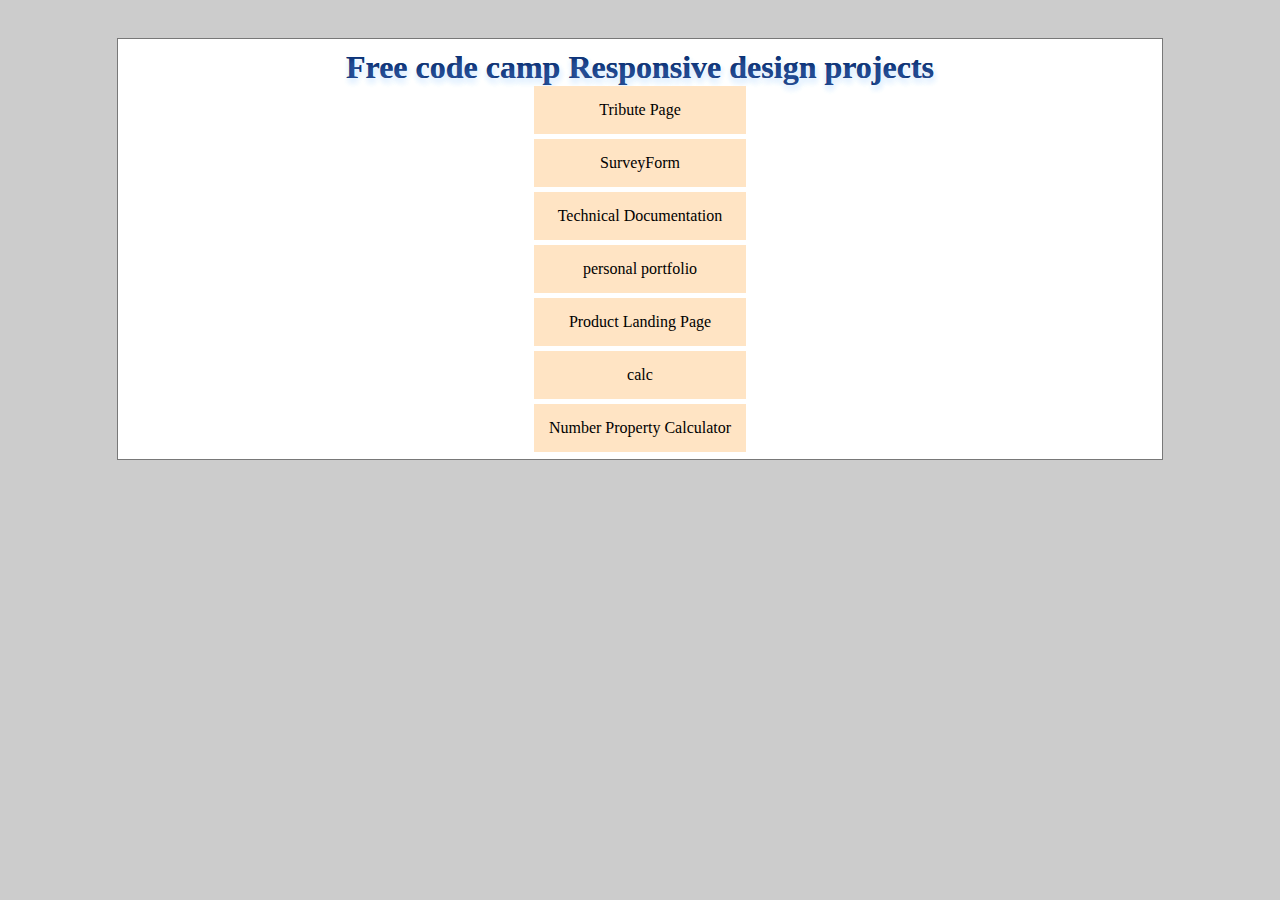
<file: index.html>
<!DOCTYPE html>
<html lang="en">
<head>
<meta charset="utf-8">
<title> FCC projects </title>
<style type="text/css">
  *{ margin:0px; padding:0px; }
  body{ background:#ccc; }
  #container{
     width:80%;
     background-color:#fff;
     height:400px;
     padding:10px;
     margin:3% auto;
     display:flex;
     flex-direction:column;
     justify-content:space-around;
     border:1px solid #787878;
  }  
  #container h1{
     color:#336699;
     color: rgba(10,60,150, 0.8);
     text-shadow: 1px 4px 6px #def, 0 0 0 #000, 1px 4px 6px #def;
  }
  #container ul li  a {
       color:#000;
     
       text-decoration:none;
  }
  #container ul {
     list-style-type:none;
  }
  #container ul li a:hover{
       text-decoration:underline;
  }
  #container ul li {
      margin-bottom:5px;
        text-align:center;
      padding:15px;
      background-color:#FFE4C4;
  }
  #container h1, #container ul {
    align-self:center;
  }
</style>
</head>
<body>
<div id="container">
  <h1> Free code camp  Responsive design projects</h1>
  <ul>
    <li><a href="Tribute/" target="_self">Tribute Page</a></li>
    <li><a href="SurveyForm/index.html" target="_self">SurveyForm</a></li>
    <li><a href="Technical/index.html"  target="_self">Technical Documentation </a></li>
    <li><a href="portfolio/index.html" target="_self"> personal portfolio</a></li>
    <li><a href="product/index.html" target="_self">Product Landing Page</a></li>
   <li><a href="calc/index.html" target="_blank"> calc</a></li>
   <li><a href="Math/index.html" target="_blank"> Number Property Calculator</a></li>
  </ul>
</div>
</body>
</html>
</file>
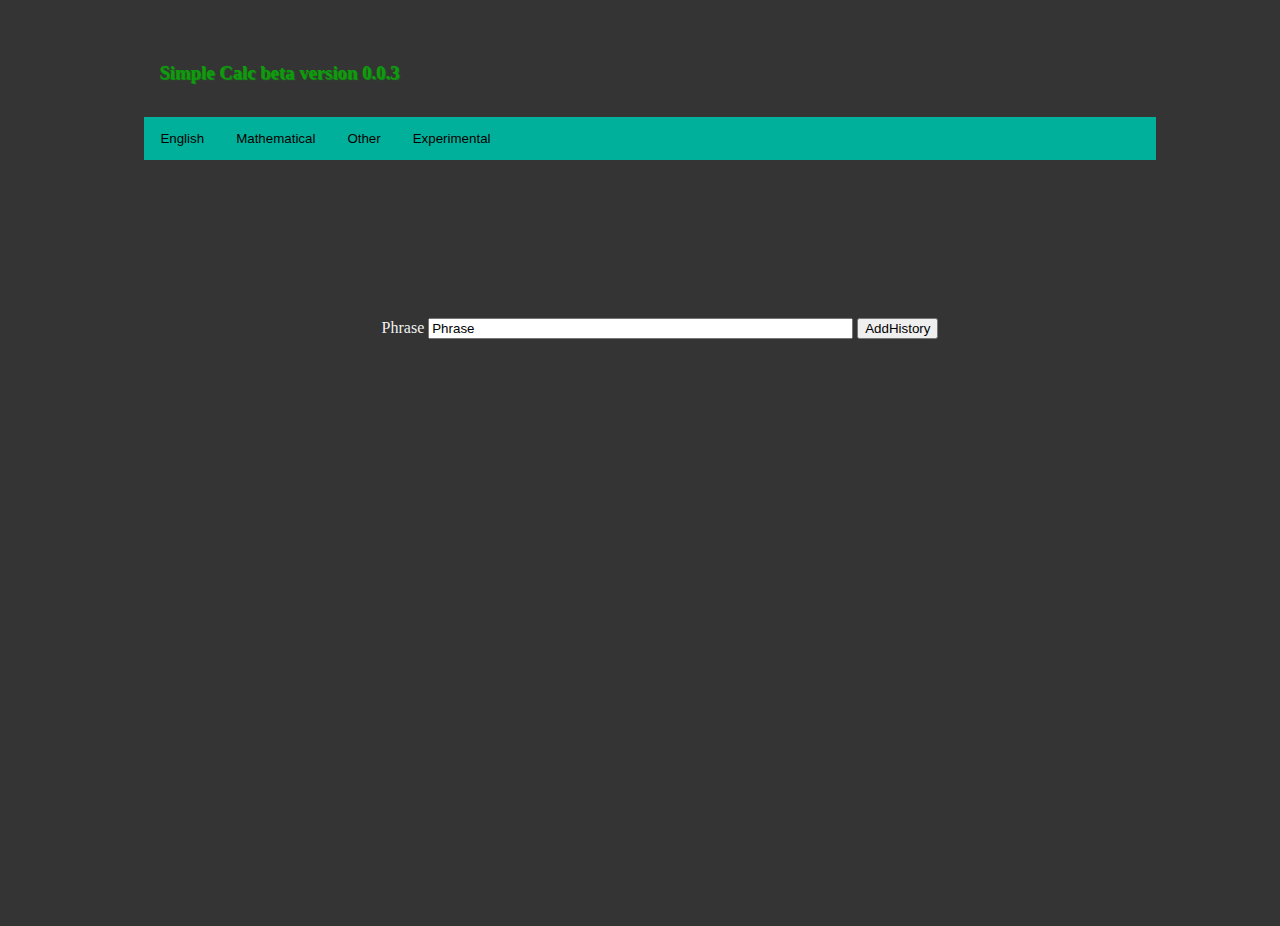
<file: calc/index.html>
<!DOCTYPE>
<html lang="en">
<head>
<title> custom calc </title>
<meta charset="UTF-8">
<link rel="stylesheet" type="text/css" href="css/them3.css" media="all">
<script src="js/jquery-3.6.0.min.js"></script>

<!--
<script  src="./js/main.js"></script>
<script type="module" src="./js/propModule.js"></script>
<script type="module" src="./js/main.js"></script>
//-->

</head>
<body>
   <div id="container">
        <div id="nav-bar">
            <h3> Simple Calc beta version 0.0.3 </h3>
            <div id="ciphers"></div>
        </div>
        <div id="content">
            <div class="content-container">
                <div class="container_1">
                    <form id="phraseForm" action="#">
                        <label for="Phrase">Phrase</label>
                        <input type="text" name="phrase" value="Phrase" placeholder="Enter a phrase" size="50">
                        <button class="btn" id="addHistory" type="button"> AddHistory </button>
                    </form>
                    <div id="result"></div>
                    <div id="overview"></div>
                </div>
            </div>
            <div class="content-container">
               <div id="history"></div>
            </div>
        </div>
        <div id="footer">
        </div>
   </div>

<script src="./js/propModule.js"></script>
<script src="js/run.js"></script>
</body>
</html>
</file>
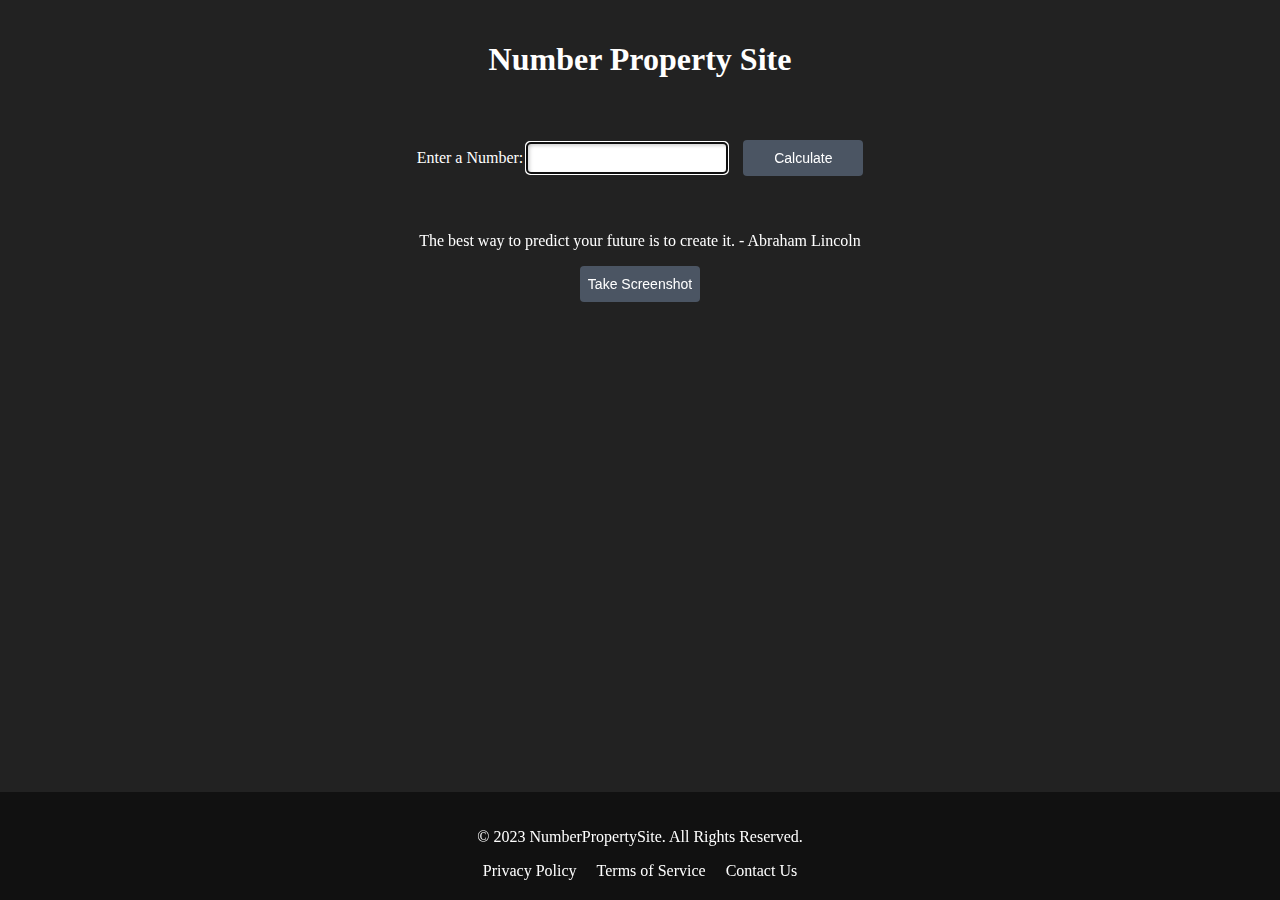
<file: Math/index.html>
<!DOCTYPE html>
<html lang="en">
  <head>
    <meta charset="UTF-8">
    <meta name="viewport" content="width=device-width, initial-scale=1">
    <link rel="stylesheet" href="css/styles.css?ver=0.1" media="all">
    <title>Number Property Site</title>
    <script src="https://html2canvas.hertzen.com/dist/html2canvas.min.js"></script>
    <script src="js/jquery-3.6.3.min.js"></script>
    <script>

        function saveScreenshot() 
        {
            // Get the current screen as an image data URL
            const canvas = document.createElement('canvas');
            const body = document.querySelector('body');
            const html = document.documentElement;
            canvas.width = Math.max(body.scrollWidth, body.offsetWidth, html.clientWidth, html.scrollWidth, html.offsetWidth);
            canvas.height = Math.max(body.scrollHeight, body.offsetHeight, html.clientHeight, html.scrollHeight, html.offsetHeight);
            const ctx = canvas.getContext('2d');
            ctx.fillRect(0, 0, canvas.width, canvas.height);
          
            const img = new Image();
            img.onload = function() {
              ctx.drawImage(img, window.scrollX, window.scrollY, window.innerWidth, window.innerHeight, 0, 0, canvas.width, canvas.height);
              const dataUrl = canvas.toDataURL('image/png');
          
              // Create a link to download the image
              const link = document.createElement('a');
              link.download = 'screenshot.png';
              link.href = dataUrl;
          
              // Click the link to prompt the user to save the image
              document.body.appendChild(link);
              link.click();
              document.body.removeChild(link);
            };
            
            img.src = 'data:image/svg+xml,' + encodeURIComponent('<svg xmlns="http://www.w3.org/2000/svg" width="' + canvas.width + '" height="' + canvas.height + '"></svg>');
        }
          
        
        $(document).ready(function(){
            $("#screenshot-btn").on("click",function(e){
                saveScreenshot();
            });
        });
        
    </script>
  </head>
  <body>
    <div id="container">
      <div id="pageHeader">
        <h1>Number Property Site</h1>
      </div>
      <div id="form">
        <form action="#" onsubmit="return false">
          <label for="number">Enter a Number:</label>
          <input type="text" id="number" name="number" required>
          <button type="submit" id="calculate">Calculate</button>
        </form>
      </div>
      <div id="results">
        <div id="quote">
            <p id="quote-text">"The best way to predict your future is to create it." - Abraham Lincoln</p>
        </div>
        <p><button onclick="saveScreenshot()" id="screenshot-btn">Take Screenshot</button></p>
      </div>
    <div id="footer">
      <div class="container">
        <div class="row">
          <div class="col">
            <p>&copy; 2023 NumberPropertySite. All Rights Reserved.</p>
          </div>
          <div class="col">
            <nav>
              <ul>
                <li><a href="#">Privacy Policy</a></li>
                <li><a href="#">Terms of Service</a></li>
                <li><a href="#">Contact Us</a></li>
              </ul>
            </nav>
          </div>
        </div>
      </div>
    </div>
   </div>
    <script src="quotes.js"></script>
    <script type="module" src="index.js?ver=0.1"></script> 
    
  </body>
</html>
</file>
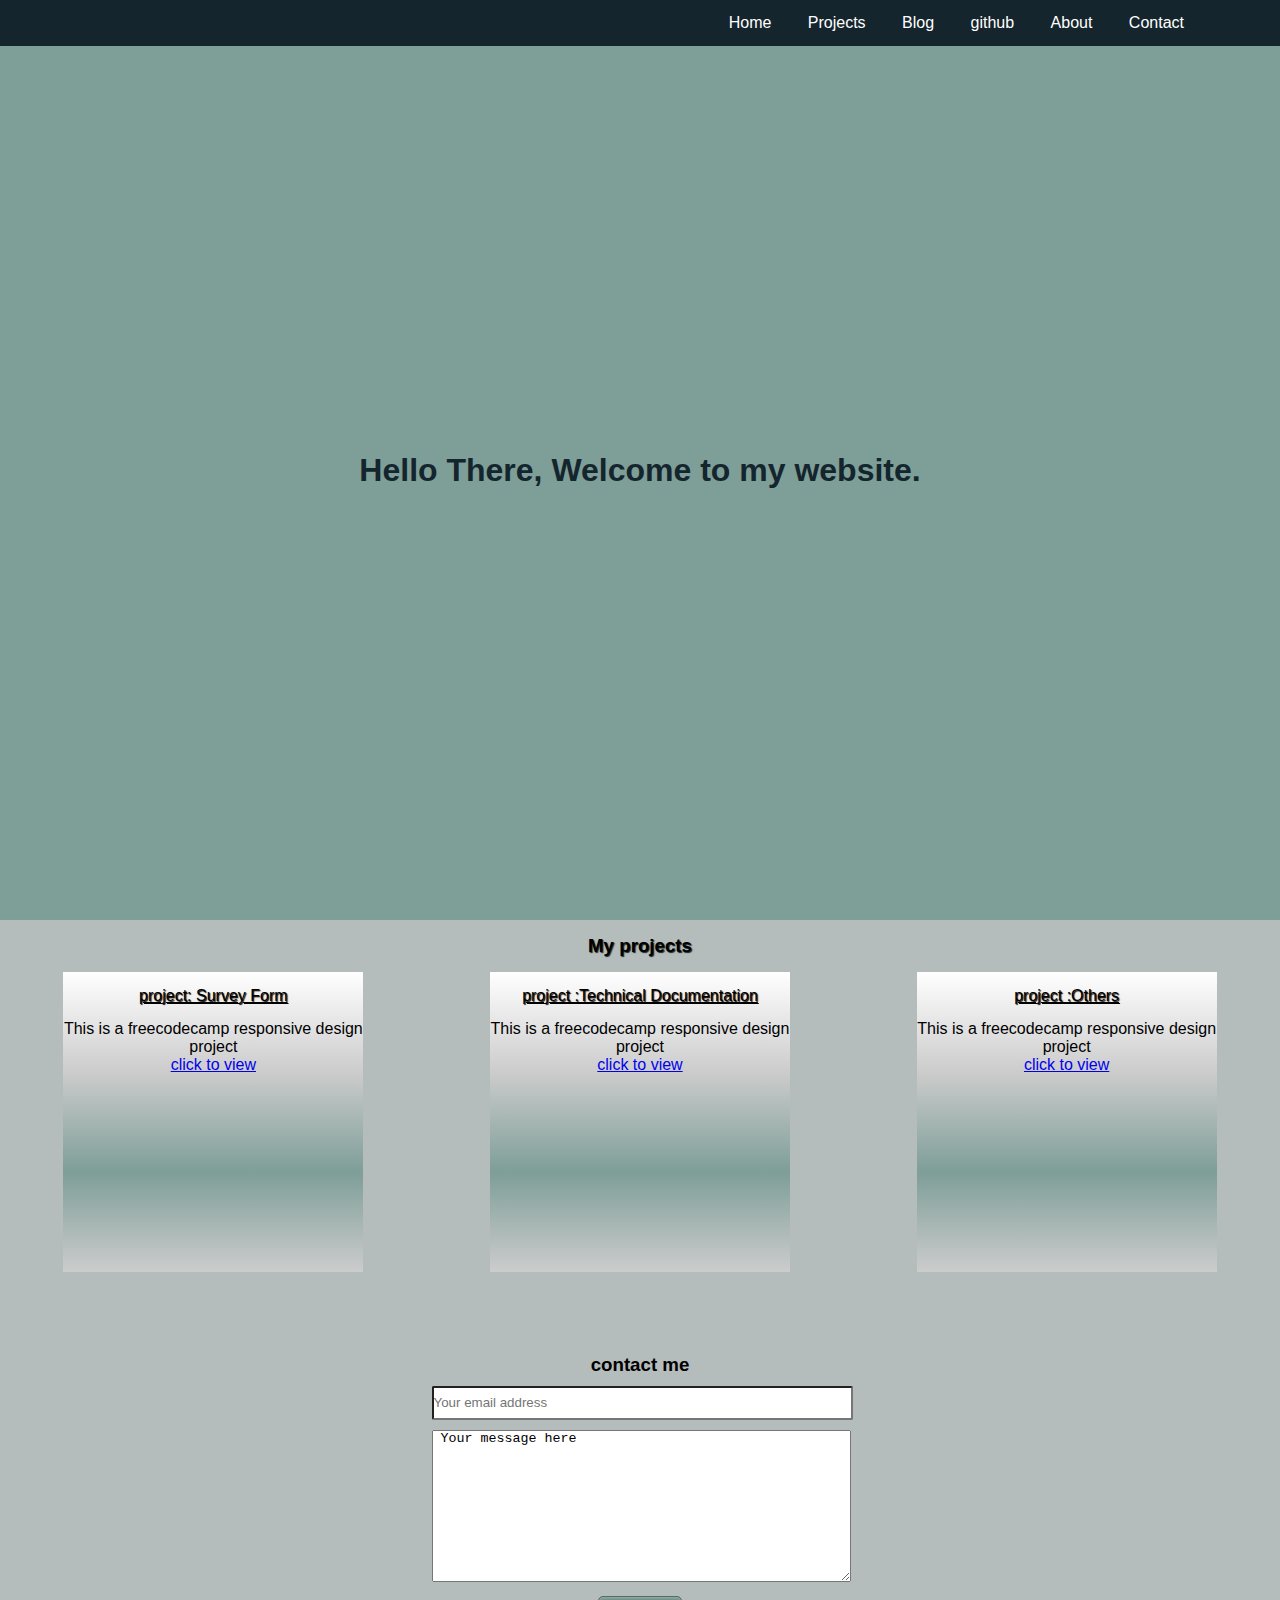
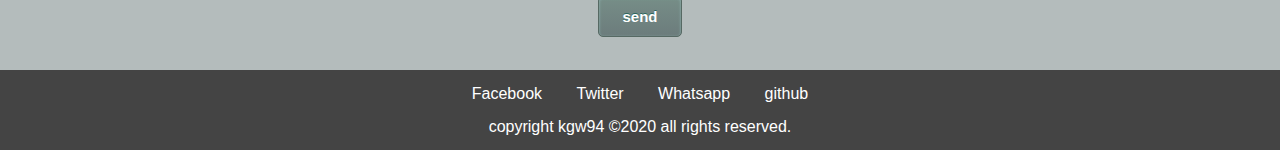
<file: portfolio/index.html>
<!DOCTYPE html>
<html lang="en">
<head>
<title> Homepage </title>
<meta charset="utf-8">
<link rel="stylesheet" type="text/css" href="css/theme.css" media="all">
<meta content="width=device-width, initial-scale=1" name="viewport" />
<style type="text/css">
  @media screen and (min-width:500px){
      @import url('css/theme.css');
  }
  @media screen and (max-width:500px){
      @import url('css/theme.css');
  }
  .myButton {
	box-shadow:inset 0px 1px 3px 0px #91b8b3;
	background:linear-gradient(to bottom, #768d87 5%, #6c7c7c 100%);
	background-color:#768d87;
	border-radius:5px;
	border:1px solid #566963;
	display:inline-block;
	cursor:pointer;
	color:#ffffff;
	font-family:Arial;
	font-size:15px;
	font-weight:bold;
	padding:11px 23px;
	text-decoration:none;
	text-shadow:0px -1px 0px #2b665e;
}
.myButton:hover {
	background:linear-gradient(to bottom, #6c7c7c 5%, #768d87 100%);
	background-color:#6c7c7c;
}
.myButton:active {
	position:relative;
	top:1px;
}

        
</style>
</head>
<body>
<div id="container">
   <header>
        <nav id="navbar">
           <ul> 
             <li><a href="#welcome-section">Home</a></li>
             <li><a href="#projects">Projects</a></li>
             <li><a href="#">Blog</a></li>
             <li><a  id="profile-link" href="https://www.github.com/kgw94" target="_blank">github</a></li>
             <li><a href="#welcome-section">About</a></li>
             <li><a href="#contact">Contact</a></li>
           </ul>
        </nav>
   </header>
   <main>
        <section id="welcome-section">
            <h1>Hello There, Welcome to my website.</h1>
        </section>
        <section id="projects">
            <h3> My projects </h3>
            <div class="project-list">
               <div class="project-tile">
                 <p class="tile-header"> project: Survey Form </p>
                 <p> This is a freecodecamp responsive design project </p>
                 <p><a href="index.html"> click to view </a></p>
               </div>
               <div class="project-tile">
                <p class="tile-header"> project :Technical Documentation </p>
                <p>This is a freecodecamp responsive design project   </p>
                <p><a href="index.html"> click to view </a></p>
              </div>
              <div class="project-tile">
                <p class="tile-header"> project :Others </p>
                <p> This is a freecodecamp responsive design project </p>
                <p><a href="index.html"> click to view </a></p>
             </div>
           </div>
        </section>
        <section id="contact">  
           <div class="contact-form">
            <h3 style="text-align:center;"> contact me </h3>
             <form action="#">
                <div class="form-control">
                   <input type="email" name="email" id="email" Placeholder="Your email address">
                </div>
                <div class="form-control">
                   <textarea cols="50" rows="10"> Your message here </textarea>
                </div>
                <div  style="text-align:center" class="form-control">
                   <input class="myButton" type="submit" name="send" value="send">
                </div>
            </form>
          </div> 
        </section>
   </main>
   <footer id="footer">
    <ul class="social">
       <li><a href="#" target="_blank">Facebook </a></li>
       <li><a href="#" target="_blank">Twitter</a></li>
       <li><a href="#" target="_blank">Whatsapp</a></li>
       <li><a  id="profile-link" href="https://github.com/kgw94" target="_blank">github</a></li>
    </ul>
    <p> copyright&nbsp;kgw94  &copy2020&nbsp;all rights reserved.</p>
   </footer>
<script src="https://cdn.freecodecamp.org/testable-projects-fcc/v1/bundle.js"></script>
</div>
</body>
</html>
</file>
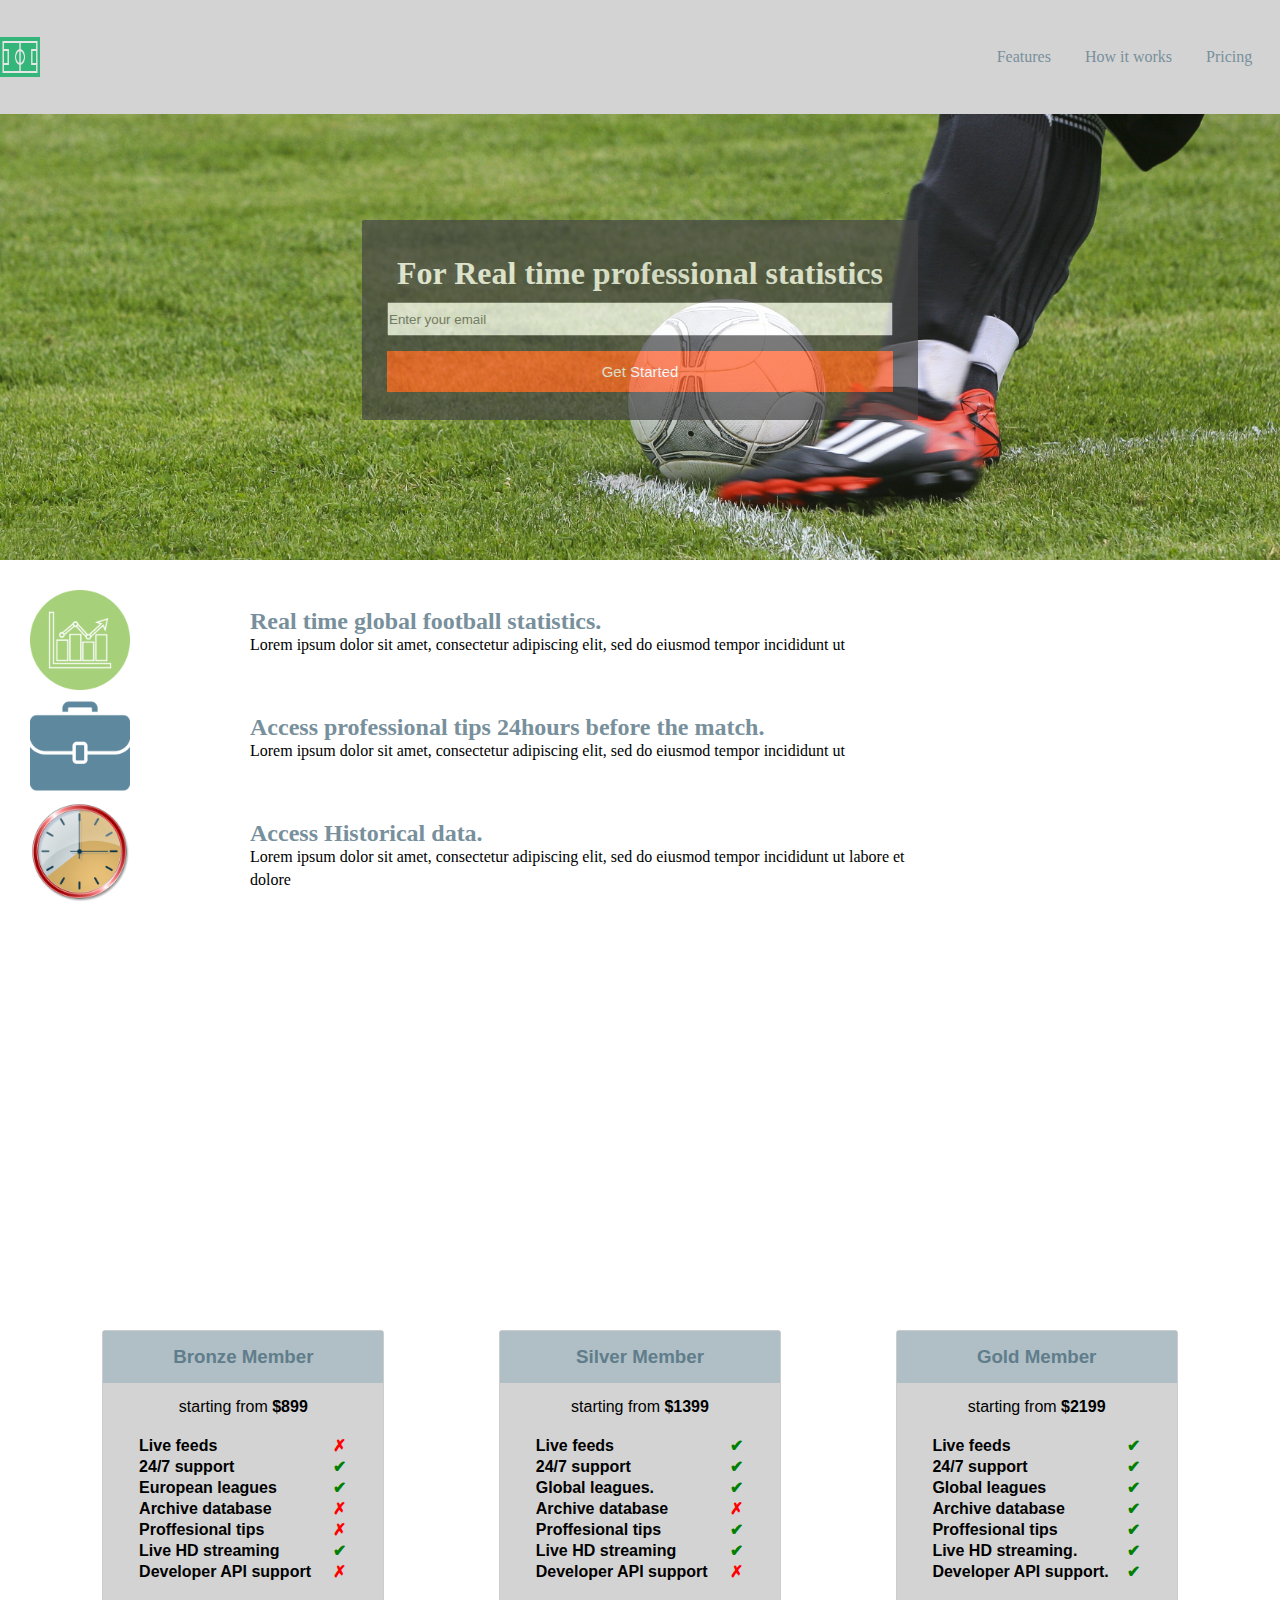
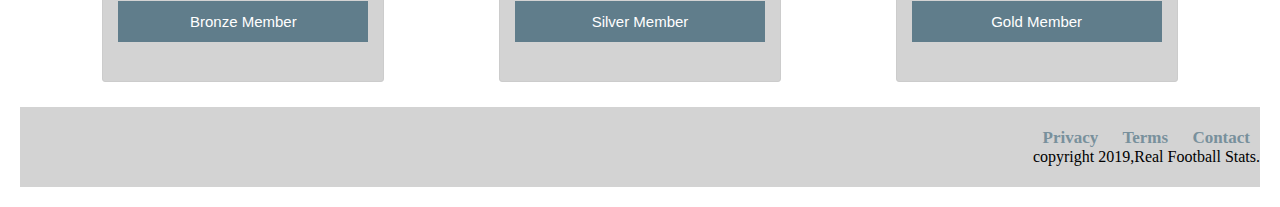
<file: product/index.html>
<!DOCTYPE html>
<html lang="en">
<head>
<meta name="viewport" content="width=device-width, initial-scale=1.0">
<meta charset="utf-8">
<title> Product Landing Page </title>
<link rel="stylesheet" type="text/css" href="theme.css"  media="all">
<style type="text/css">
  @media screen and (min-width:600px){
      @import url('theme.css')
 }
</style>
</head>
<body>
<div id="container">
  <header id="header">
	 <img id="header-img" src="field.png" alt="company logo">
	 <nav id="nav-bar">
	   <ul>
	      <li><a class="nav-link"  href="#features"> Features </a></li>
		  <li><a class="nav-link"  href="#video">  How it works  </a></li>
		  <li><a class="nav-link"  href="#pricing">  Pricing </a></li>
	   </ul>
	 </nav>
  </header>
  <div id="form-section">
     <div class="form-subscribe">
	   <form action="https://www.freecodecamp.com/email-submit" id="form" method="post">
	     <h1>For Real time professional statistics </h1>
	     <label for="email"><input type="email" id="email" name="email" placeholder="Enter your email" size="30"></label>
		 <p style="margin-top:15px;"><input type="submit"  class="danger-btn" id="submit" value="Get Started"></p>
	   </form>
	 </div>
  </div>
  <div id="features">
	<div class="grid-area2">
	  <div class="image-ico-1">
	    <img class="image" src="stats.png" alt="">
	  </div>
	  <div class="image-ico-2">
	    <img class="image" src="case.png" alt="">
	  </div>
	  <div class="image-ico-3">
	    <img class="image" src="clock.png" alt="">
	  </div>
	  <div class="feature-data-1">
	     <h2> Real time global football statistics.</h2>
	     <p> Lorem ipsum dolor sit amet, consectetur adipiscing elit, sed do eiusmod tempor incididunt ut</p>
	  </div>
	  <div class="feature-data-2">
	    <h2> Access professional tips 24hours before the match.</h2>
	    <p> Lorem ipsum dolor sit amet, consectetur adipiscing elit, sed do eiusmod tempor incididunt ut </p>
	  </div>
	  <div class="feature-data-3">
	    <h2> Access Historical data.</h2>
	    <p> Lorem ipsum dolor sit amet, consectetur adipiscing elit, sed do eiusmod tempor incididunt ut labore et dolore</p>
	</div>
  </div>
  <div id="video-box">
     <div class="embedable-video-box">
	   <iframe id="video" width="600" height="300" src="https://www.youtube.com/embed/Z52mmpF2wLg" frameborder="0" allow="accelerometer; autoplay; encrypted-media; gyroscope; picture-in-picture" allowfullscreen></iframe>
	 </div>
  </div>
  <div id="pricing">
    <div class="price1 price-card">
	  <div class="price-card-header">
	    <h3>Bronze Member</h3>
	  </div>
	  <div class="price-card-content">
	      <p> starting from <b>&#36;899</b></p>
		  <br>
		  <table class="package-table" border="0">
		    <tr>
			  <td><b>Live feeds</b></td>
			  <td><b><Span class="cancel">&#x2717;</span></b></td>
			</tr>
			<tr>
			  <td><b>24/7 support</b></td>
			  <td><b><span class="tick">&#x2714;</span></b></td>
			</tr>
			<tr>
			  <td><b>European leagues</b></td>
			  <td><b><span class="tick">&#x2714;</span></b></td>
			</tr>
			<tr>
			  <td><b>Archive database</b></td>
			  <td><b><span class="cancel">&#x2717;</span></b></td>
			</tr>
			<tr>
			  <td><b>Proffesional tips</b></td>
			  <td><b><span class="cancel">&#x2717;</span></b></td>
			</tr>
			<tr>
			  <td><b>Live HD streaming</b></td>
			  <td><b><span class="tick">&#x2714;</span></b></td>
			</tr>
			<tr>
			  <td><b>Developer API support</b></td>
			  <td><b><Span class="cancel">&#x2717;</span></b></td>
			</tr>
		  </table>
		  <br>
		  <button class="price-card-btn" type="button">Bronze Member</button>
	   </div>
	</div>
	<div class="price2 price-card">
	  <div class="price-card-header">
	    <h3>Silver Member</h3>
	  </div>
	  <div class="price-card-content">
	      <p> starting from <b>&#36;1399</b></p>
		  <br>
		  <table class="package-table" border="0">
		    <tr>
			  <td><b>Live feeds</b></td>
			  <td><b><span class="tick">&#x2714;</span></b></td>
			</tr>
			<tr>
			  <td><b>24/7 support</b></td>
			  <td><b><span class="tick">&#x2714;</span></b></td>
			</tr>
			<tr>
			  <td><b>Global leagues.</b></td>
			  <td><b><span class="tick">&#x2714;</span></b></td>
			</tr>
			<tr>
			  <td><b>Archive database</b></td>
			  <td><b><span class="cancel">&#x2717;</span></b></td>
			</tr>
			<tr>
			  <td><b>Proffesional tips</b></td>
			  <td><b><span class="tick">&#x2714;</span></b></td>
			</tr>
			<tr>
			  <td><b>Live HD streaming</b></td>
			  <td><b><span class="tick">&#x2714;</span></b></td>
			</tr>
			<tr>
			  <td><b>Developer API support</b></td>
			  <td><b><span class="cancel">&#x2717;</span></b></td>
			</tr>
		  </table>
		  <br>
		  <button class="price-card-btn" type="button">Silver Member</button>
	   </div>
	</div>
	<div class="price3 price-card">
	  <div class="price-card-header">
	    <h3>Gold Member</h3>
	  </div>
	  <div class="price-card-content">
	      <p> starting from <b>&#36;2199</b></p>
		  <br>
		  <table  class="package-table" border="0">
		    <tr>
		      <td><b>Live feeds</b></td>
			  <td><b><span class="tick">&#x2714;</span></b></td>
			</tr>
			 <tr>
		      <td><b>24/7 support</b></td>
			  <td><b><span class="tick">&#x2714;</span></b></td>
			</tr>
			<tr>
		      <td><b>Global leagues</b></td>
			  <td><b><span class="tick">&#x2714;</span></b></td>
			</tr>
			<tr>
		      <td><b>Archive database</b></td>
			  <td><b><span class="tick">&#x2714;</span></b></td>
			</tr>
			<tr>
		      <td><b>Proffesional tips</b></td>
			  <td><b><span class="tick">&#x2714;</span></b></td>
			</tr>
			<tr>
		      <td><b>Live HD streaming.</b></td>
			  <td><b><span class="tick">&#x2714;</span></b></td>
			</tr>
			<tr>
		      <td><b>Developer API support.</b></td>
			  <td><b><span class="tick">&#x2714;</span></b></td>
			</tr>
		  </table>
		  <br>
		  <button class="price-card-btn" type="button">Gold Member</button>
	   </div>
	</div>
  </div>
  <div id="footer">
	<ul>
	  <li><a href="#">Privacy </a></li>
	  <li><a href="#">Terms </a></li>
	  <li><a href="#">Contact</a></li>
	</ul>
	<p>copyright 2019<span>&#44;</span>Real Football Stats.</p>
  </div>
</div>
<script src="https://cdn.freecodecamp.org/testable-projects-fcc/v1/bundle.js" type="text/javascript"></script>
</body>
</html>
</file>
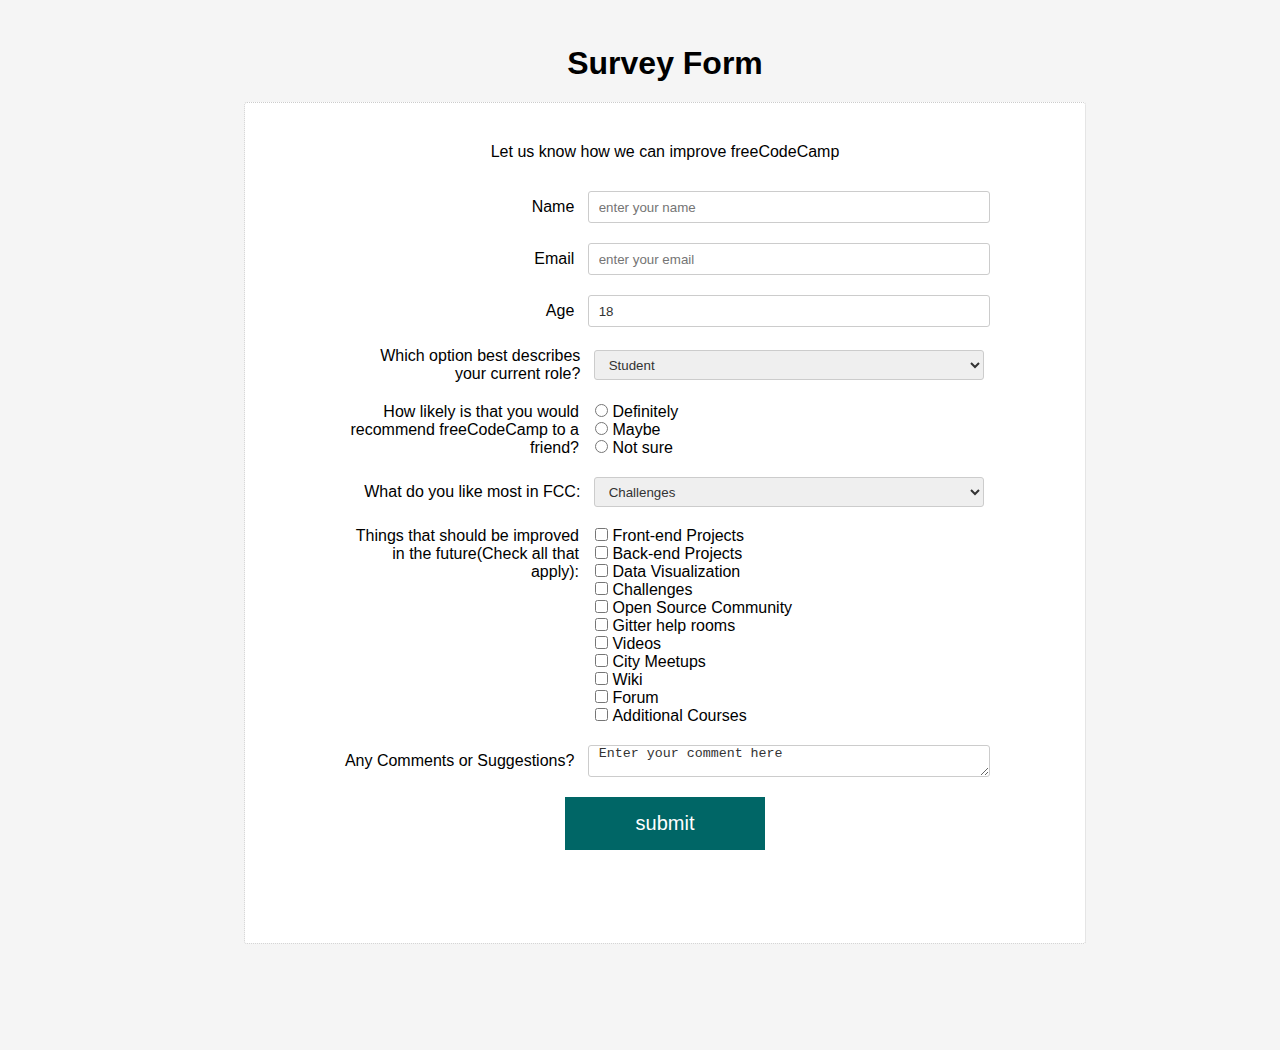
<file: SurveyForm/index.html>
<!DOCTYPE html>
<html lang="en">
<head>
<meta name="viewport" content="width=device-width, initial-scale=1.0">
<meta charset="utf-8">
<link rel="stylesheet" type="text/css" href="css/theme.css">
<title> Survey form </title>
</head> 
<body>
<div id="container">
   <h1 id="title"> Survey Form </h1>
   <div id="inner-container">
      <p id="description">Let us know how we can improve freeCodeCamp </p>
	   <form id="survey-form" action="#">
	    <div class="form-control">
		   <label id="name-label" class="item-label" for="name"> Name </label>
		   <input class="item-input" type="text" id="name" value="" placeholder="enter your name" required>
		</div>
		<div class="form-control">
		   <label id="email-label" class="item-label" for="email"> Email </label>
		   <input class="item-input" type="email" id="email" value="" placeholder="enter your email" required>
		</div>
		<div class="form-control">
		   <label id="number-label" class="item-label" for="Age">Age </label>
		   <input class="item-input" type="number" id="number" value="18" min="16" max="120" placeholder="Age" required>
		</div>
		<div class="form-control">
		   <label class="item-label" for="role">Which option best describes your current role?</label>
           <select name="role" class="item-input"  id="dropdown">
		      <option value="student">
			      Student
			  </option>
			  <option value="Full Time Job">
			      Full Time Job
			  </option>
			  <option value="Full Time Learner">
			      Full Time Learner
			  </option>
			  <option value="Prefer not to say">
			      Prefer not to say
			  </option>
			  <option value="Other">
			      Other
			  </option>
		   </select>
		</div>
		<div class="form-control">
		    <label class="item-label" for="recomendation"> How likely is that you would recommend freeCodeCamp to a friend?</label>
			<ul class="item-input">
			   <li><label for="Definitely"><input type="radio" name="recomend" value="Definitely">&nbsp;Definitely</label></li>
			   <li><label for="Maybe"><input type="radio" name="recomend" value="Maybe">&nbsp;Maybe</label></li>
			   <li><label for="Not sure"><input type="radio" name="recomend" value="Not sure">&nbsp;Not sure</label></li>
			</ul>
		</div>
		<div class="form-control">
		   <label class="item-label" for=""> What do you like most in FCC: </label>
		   <select class="item-input" id="dropdown">
		      <option value="Challenges">
			      Challenges
			  </option>
			   <option value="Projects">
			      Projects 
			  </option>
			   <option value="Community">
			      Community
			  </option>
			   <option value="Open source">
			      Open Source
			  </option>
		   </select>
		</div>
		<div class="form-control">
		   <label style="align-self:flex-start;" class="item-label" for="improvements">Things that should be improved in the future(Check all that apply):</label>
           <ul class="item-input">
               <li><label for="Front-end Projects"><input type="checkbox" name="improve" value="Front-end Projects">&nbsp;Front-end Projects</label></li>
			   <li><label for="Back-end Projects"><input type="checkbox" name="improve" value="Back-end Projects">&nbsp;Back-end Projects</label></li>
			   <li><label for="Data Visualization"><input type="checkbox" name="improve" value="Data Visualization">&nbsp;Data Visualization</label></li>
			   <li><label for="Challenges"><input type="checkbox" name="improve" value="Challenges">&nbsp;Challenges</label></li>
			   <li><label for="Open Source Community"><input type="checkbox" name="improve" value="Open Source Community">&nbsp;Open Source Community</label></li>
			   <li><label for="Gitter help rooms"><input type="checkbox" name="improve" value="Gitter help rooms">&nbsp;Gitter help rooms</label></li>
			   <li><label for="Videos"><input type="checkbox" name="improve" value="Videos">&nbsp;Videos</label></li>
			   <li><label for="City Meetups"><input type="checkbox" name="improve" value="City Meetups">&nbsp;City Meetups</label></li>
			   <li><label for="Wiki"><input type="checkbox" name="improve" value="Wiki">&nbsp;Wiki</label></li>
			   <li><label for="Forum"><input type="checkbox" name="improve" value="Forum">&nbsp;Forum</label></li>
			   <li><label for="Additional Courses"><input type="checkbox" name="improve" value="Additional Courses">&nbsp;Additional Courses</label></li>
           </ul>		   
		</div>
		<div class="form-control">
	      <label for="comments" class="item-label">Any Comments or Suggestions?</label>
		  <textarea class="item-input text-area" rows="5" cols="30">Enter your comment here</textarea>
		</div>
		<div class="form-control">
		    <input type="submit" id="submit" value="submit">
		</div>
	  </form>
   </div>
</div>
 <script src=" https://cdn.freecodecamp.org/testable-projects-fcc/v1/bundle.js"></script>
</body>
</html>
</file>
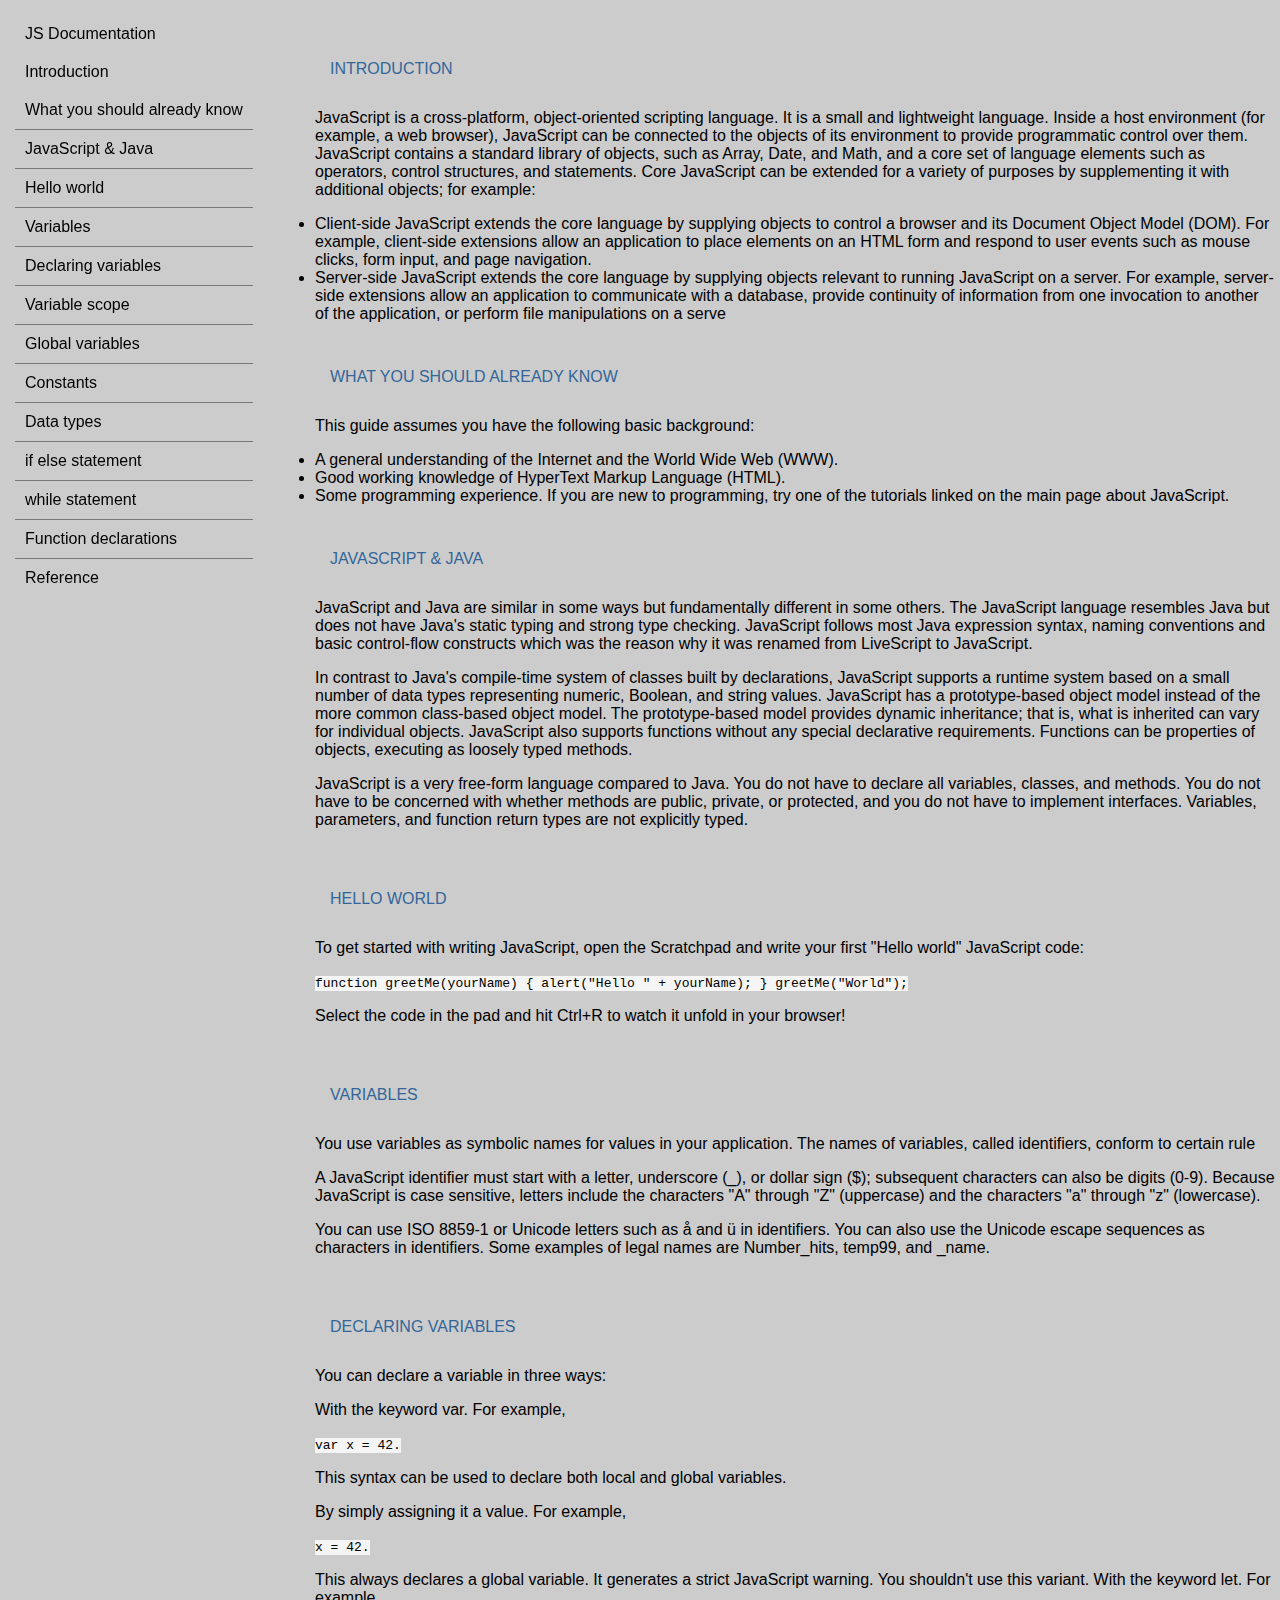
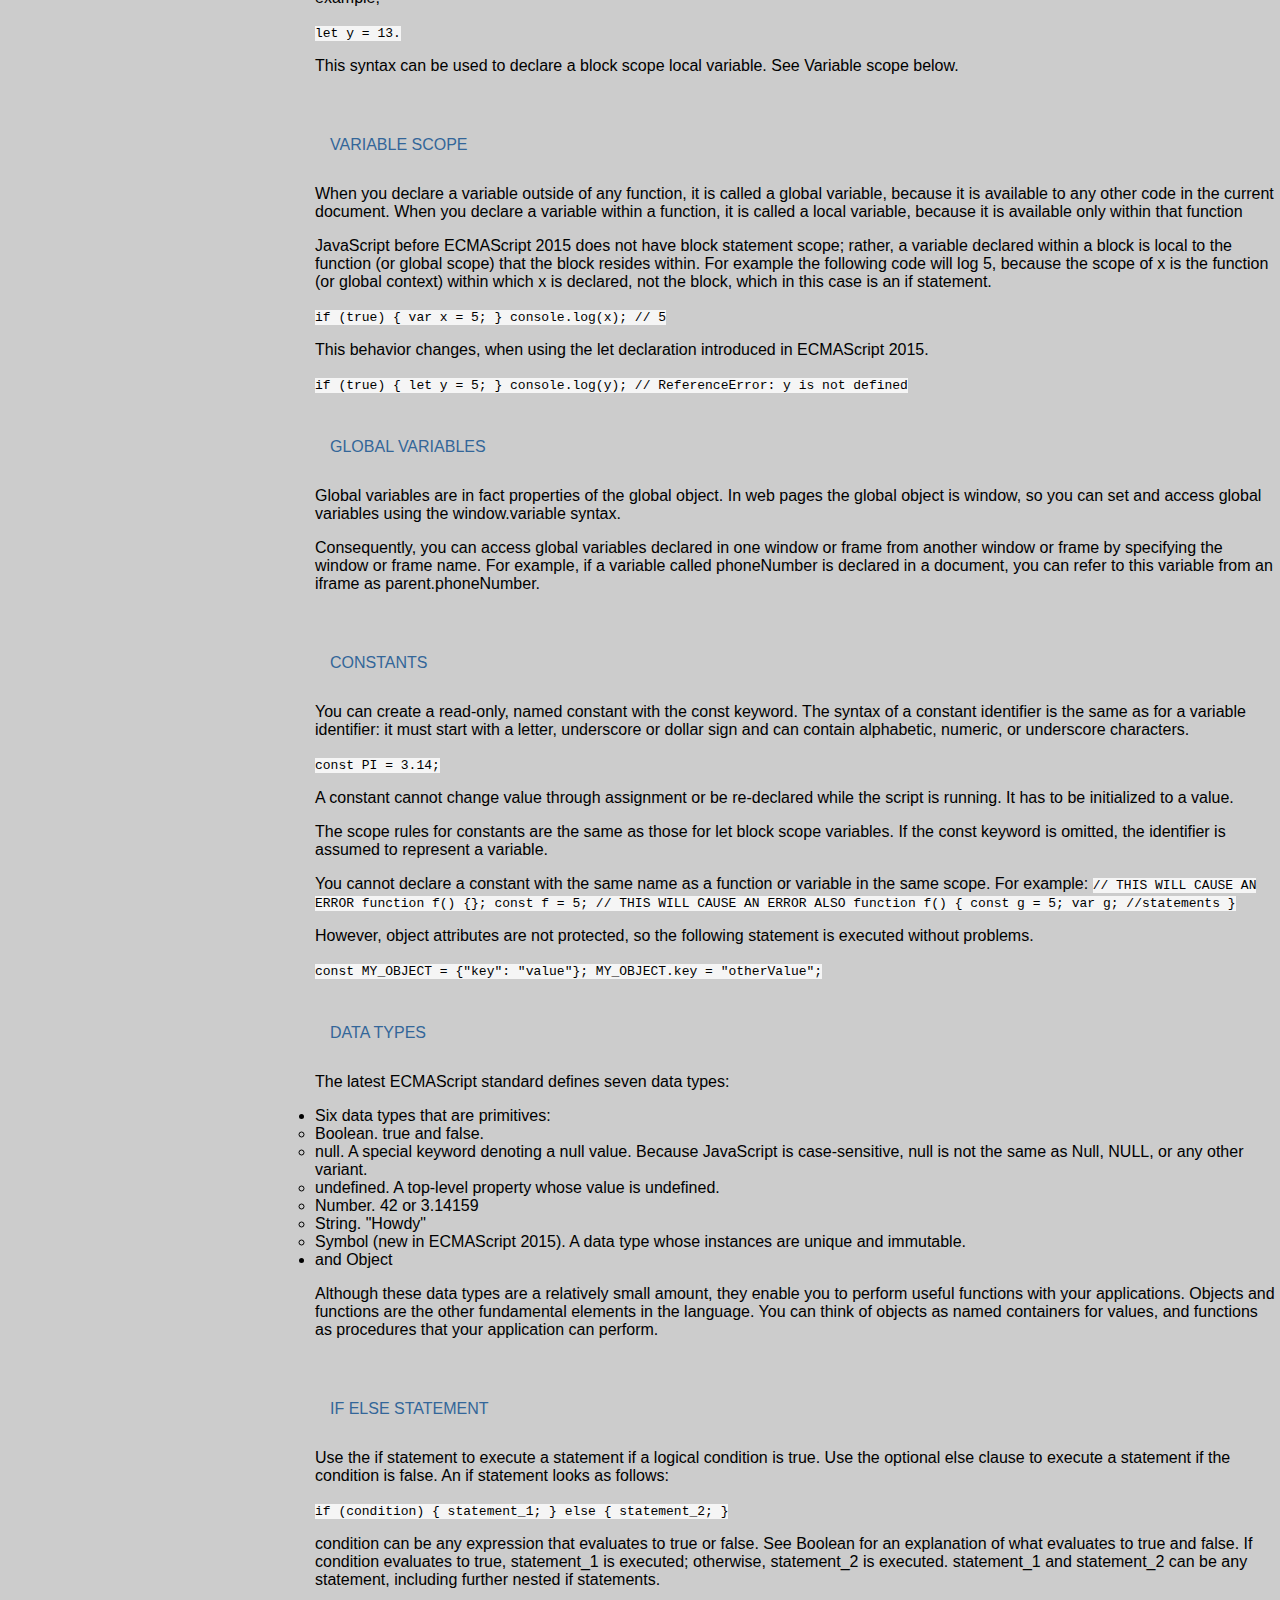
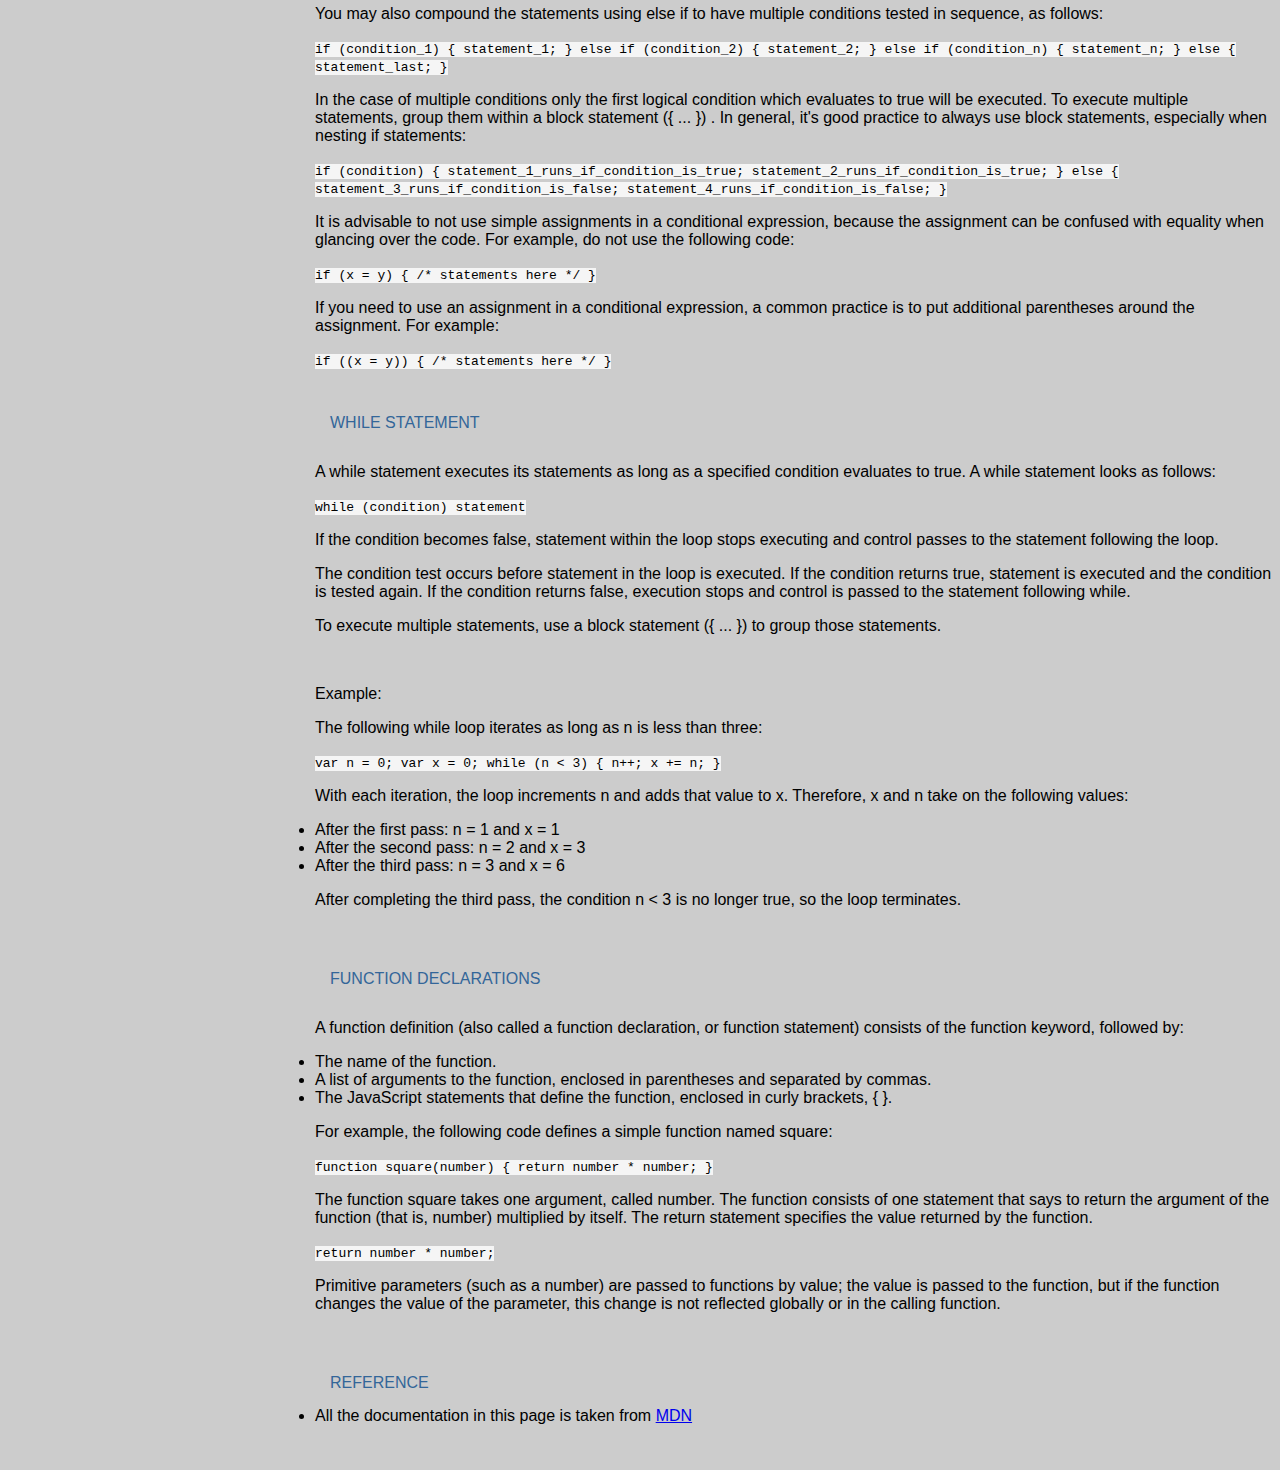
<file: Technical/index.html>
<!DOCTYPE html>
<html lang="en">
<head>
<title> Documentation </title>
<meta charset="utf-8"/>
<link rel="stylesheet" type="text/css" href="css/theme.css" media="all">
<meta content="width=device-width, initial-scale=1" name="viewport" />
<style type="text/css">
    @media screen and (min-width:770px)
{
  #container
  {
       display:grid;
       grid-template-columns: 20% 80%;
       padding:15px;
       grid-gap:20px;
  }
  #nav-bar{
      position:fixed;
      grid-column:1;
  }
  #main-doc{
      grid-column:2/span 2;
  }
}

</style>
</head>
<body>
  <div id="container">
      <div id="nav-bar">
          <nav id="navbar">
            <header style="z-index:3;padding:10px;">JS Documentation </header>
              <ul>
                  <li class="link"><a  class="nav-link" href="#Introduction">Introduction</a></li>
                  <li class="link"><a  class="nav-link" href="#what_you_should_already_know">What you should already know</a></li>
                  <li class="link"><a  class="nav-link" href="#JavaScript_&_Java">JavaScript & Java</a></li>
                  <li class="link"><a  class="nav-link" href="#Hello_world">Hello world</a></li>
                  <li class="link"><a  class="nav-link" href="#Variables">Variables</a></li>
                  <li class="link"><a  class="nav-link" href="#Declaring_variables">Declaring variables</a></li>
                  <li class="link"><a  class="nav-link" href="#Variable_scope">Variable scope</a></li>
                  <li class="link"><a  class="nav-link" href="#Global_variables">Global variables</a></li>
                  <li class="link"><a  class="nav-link" href="#Constants">Constants</a></li>
                  <li class="link"><a  class="nav-link" href="#Data_types">Data types</a></li>
                  <li class="link"><a  class="nav-link" href="#if_else_statement">if else statement</a></li>
                  <li class="link"><a  class="nav-link" href="#while_statement">while statement</a></li>
                  <li class="link"><a  class="nav-link" href="#Function_declarations">Function declarations</a></li>
                  <li class="link"><a  class="nav-link" href="#Reference">Reference</a></li>
              </ul>
          </nav>
      </div>
      <main id="main-doc">
            <section  id="Introduction" class="main-section">
                 <header>Introduction </header>
                 <p>
                    JavaScript is a cross-platform, object-oriented scripting language. It is a small and lightweight language. Inside a host environment (for example, a web browser), JavaScript can be connected to the objects of its environment to provide programmatic control over them.
                    JavaScript contains a standard library of objects, such as Array, Date, and Math, and a core set of language elements such as operators, control structures, and statements. Core JavaScript can be extended for a variety of purposes by supplementing it with additional objects; for example:
                </p>
                 <ul>
                     <li> Client-side JavaScript extends the core language by supplying objects to control a browser and its Document Object Model (DOM). For example, client-side extensions allow an application to place elements on an HTML form and respond to user events such as mouse clicks, form input, and page navigation.</li>
                     <li> Server-side JavaScript extends the core language by supplying objects relevant to running JavaScript on a server. For example, server-side extensions allow an application to communicate with a database, provide continuity of information from one invocation to another of the application, or perform file manipulations on a serve</li>
                </ul>
            </section>
            <section id="what_you_should_already_know" class="main-section">
                <header> What you should already know </header>
                <p>
                    This guide assumes you have the following basic background:
                </p>
                <ul>
                    <li>A general understanding of the Internet and the World Wide Web (WWW). </li>
                    <li>Good working knowledge of HyperText Markup Language (HTML).</li>
                    <li>Some programming experience. If you are new to programming, try one of the tutorials linked on the main page about JavaScript.</li>
                </ul>
            </section>
            <section  id="JavaScript_&_Java" class="main-section">
                 <header> JavaScript & Java </header>
                 <p>
                    JavaScript and Java are similar in some ways but fundamentally different in some others. The JavaScript language resembles Java but does not have Java's static typing and strong type checking. JavaScript follows most Java expression syntax, naming conventions and basic control-flow constructs which was the reason why it was renamed from LiveScript to JavaScript.
                 </p>
                 <p>
                    In contrast to Java's compile-time system of classes built by declarations, JavaScript supports a runtime system based on a small number of data types representing numeric, Boolean, and string values. JavaScript has a prototype-based object model instead of the more common class-based object model. The prototype-based model provides dynamic inheritance; that is, what is inherited can vary for individual objects. JavaScript also supports functions without any special declarative requirements. Functions can be properties of objects, executing as loosely typed methods.
                 </p>
                 <p>
                    JavaScript is a very free-form language compared to Java. You do not have to declare all variables, classes, and methods. You do not have to be concerned with whether methods are public, private, or protected, and you do not have to implement interfaces. Variables, parameters, and function return types are not explicitly typed.
                 </p>
            </section>
            <section  class="main-section" id="Hello_world">
                <header>Hello world</header>
                <p>
                    To get started with writing JavaScript, open the Scratchpad and write your first "Hello world" JavaScript code:
                </p>
                <p>
                    <code>
                        function greetMe(yourName) { alert("Hello " + yourName); }
                        greetMe("World");
                    </code>
                </p>
                <p>Select the code in the pad and hit Ctrl+R to watch it unfold in your browser!</p>
            </section>
            <section  class="main-section" id="Variables">
                 <header>Variables</header>
                 <p>You use variables as symbolic names for values in your application. The names of variables, called identifiers, conform to certain rule</p>
                 <p>A JavaScript identifier must start with a letter, underscore (_), or dollar sign ($); subsequent characters can also be digits (0-9). Because JavaScript is case sensitive, letters include the characters "A" through "Z" (uppercase) and the characters "a" through "z" (lowercase).</p>
                 <p>You can use ISO 8859-1 or Unicode letters such as å and ü in identifiers. You can also use the Unicode escape sequences as characters in identifiers. Some examples of legal names are Number_hits, temp99, and _name.</p>
            </section>
            <section  class="main-section" id="Declaring_variables">
                <header>Declaring variables </header>
                <p>You can declare a variable in three ways:</p>
                <p>With the keyword var. For example,</p>
                <code>
                    var x = 42.
                </code>
                <p>This syntax can be used to declare both local and global variables.</p>
                <p>By simply assigning it a value. For example,</p>
                <code>x = 42.</code>
                <p>This always declares a global variable. It generates a strict JavaScript warning. You shouldn't use this variant.
                 With the keyword let. For example,
                </p>
                <code>let y = 13.</code>
                <p>
                 This syntax can be used to declare a block scope local variable. See Variable scope below.
                </p>    
            </section>
            <section  class="main-section"  id="Variable_scope">
                <header>Variable scope</header>
                <p>When you declare a variable outside of any function, it is called a global variable, because it is available to any other code in the current document. When you declare a variable within a function, it is called a local variable, because it is available only within that function</p>
                <p>JavaScript before ECMAScript 2015 does not have block statement scope; rather, a variable declared within a block is local to the function (or global scope) that the block resides within. For example the following code will log 5, because the scope of x is the function (or global context) within which x is declared, not the block, which in this case is an if statement.</p>
                <code>if (true) { var x = 5; } console.log(x); // 5</code>
                <p>This behavior changes, when using the let declaration introduced in ECMAScript 2015.</p>
                <code>
                    if (true) { let y = 5; } console.log(y); // ReferenceError: y is not
                    defined
                </code>
            </section>
            <section  class="main-section"  id="Global_variables">
                <header> Global variables</header>
                <p>Global variables are in fact properties of the global object. In web pages the global object is window, so you can set and access global variables using the window.variable syntax.</p>
                <p>Consequently, you can access global variables declared in one window or frame from another window or frame by specifying the window or frame name. For example, if a variable called phoneNumber is declared in a document, you can refer to this variable from an iframe as parent.phoneNumber.</p>
            </section>
            <section   class="main-section" id="Constants">
                <header>Constants</header>
                <p>You can create a read-only, named constant with the const keyword. The syntax of a constant identifier is the same as for a variable identifier: it must start with a letter, underscore or dollar sign and can contain alphabetic, numeric, or underscore characters.</p>
                <code>const PI = 3.14;</code>
                <p>A constant cannot change value through assignment or be re-declared while the script is running. It has to be initialized to a value.</p>
                <p>The scope rules for constants are the same as those for let block scope variables. If the const keyword is omitted, the identifier is assumed to represent a variable.</p>
                <p>You cannot declare a constant with the same name as a function or variable in the same scope. For example:</code>
                <code>
                    // THIS WILL CAUSE AN ERROR function f() {}; const f = 5; // THIS WILL
                    CAUSE AN ERROR ALSO function f() { const g = 5; var g; //statements
                    }
                </code>
                <p>However, object attributes are not protected, so the following statement is executed without problems.</p>
                <code>
                    const MY_OBJECT = {"key": "value"}; MY_OBJECT.key = "otherValue";
                </code>
                </section>
            <section class="main-section"   id="Data_types">
                <header> Data types</header>
                <p>The latest ECMAScript standard defines seven data types:</p>
                <p>
                <ul>
                     <li>Six data types that are primitives:</li>
                        <ul>
                            <li>Boolean. true and false.</li>
                            <li>null. A special keyword denoting a null value. Because JavaScript is case-sensitive, null is not the same as Null, NULL, or any other variant.</li>
                            <li>undefined. A top-level property whose value is undefined.</li>
                            <li>Number. 42 or 3.14159</li>
                            <li>String. "Howdy"</li>
                            <li>Symbol (new in ECMAScript 2015). A data type whose instances are unique and immutable.</li>
                        </ul>
                    <li>and Object</li>
                </ul>
                </p>
                <p>Although these data types are a relatively small amount, they enable you to perform useful functions with your applications. Objects and functions are the other fundamental elements in the language. You can think of objects as named containers for values, and functions as procedures that your application can perform.</p>
            </section>
            <section  class="main-section"  id="if_else_statement">
                <header>if else statement</header>
                <p> Use the if statement to execute a statement if a logical condition is true. Use the optional else clause to execute a statement if the condition is false. An if statement looks as follows:</p>
                <code>if (condition) { statement_1; } else { statement_2; }</code>
                <p>condition can be any expression that evaluates to true or false. See Boolean for an explanation of what evaluates to true and false. If condition evaluates to true, statement_1 is executed; otherwise, statement_2 is executed. statement_1 and statement_2 can be any statement, including further nested if statements.</p>
                <p>You may also compound the statements using else if to have multiple conditions tested in sequence, as follows:</p>
                <code>
                    if (condition_1) { statement_1; } else if (condition_2) { statement_2;
                } else if (condition_n) { statement_n; } else { statement_last; }
                </code>
                <p>In the case of multiple conditions only the first logical condition which evaluates to true will be executed. To execute multiple statements, group them within a block statement ({ ... }) . In general, it's good practice to always use block statements, especially when nesting if statements:</p>
                <code>
                    if (condition) { statement_1_runs_if_condition_is_true;
                        statement_2_runs_if_condition_is_true; } else {
                        statement_3_runs_if_condition_is_false;
                        statement_4_runs_if_condition_is_false; }
                </code>
                <p>It is advisable to not use simple assignments in a conditional expression, because the assignment can be confused with equality when glancing over the code. For example, do not use the following code:</p>
                <code>if (x = y) { /* statements here */ }</code>
                <p>If you need to use an assignment in a conditional expression, a common practice is to put additional parentheses around the assignment. For example:</p>
                <code>
                    if ((x = y)) { /* statements here */ }
                </code>
            </section>
            <section  class="main-section"  id="while_statement">
                <header>while statement </header>
                <p>A while statement executes its statements as long as a specified condition evaluates to true. A while statement looks as follows:</p>
                <code>while (condition) statement</code>
                <p>If the condition becomes false, statement within the loop stops executing and control passes to the statement following the loop.</p>
                <p>The condition test occurs before statement in the loop is executed. If the condition returns true, statement is executed and the condition is tested again. If the condition returns false, execution stops and control is passed to the statement following while.</p>
                <p>To execute multiple statements, use a block statement ({ ... }) to group those statements.</p>
                <br/>
                <p> Example:</p>
                <p>The following while loop iterates as long as n is less than three:</p>
                <code>var n = 0; var x = 0; while (n < 3) { n++; x += n; }</code>
                <p>With each iteration, the loop increments n and adds that value to x. Therefore, x and n take on the following values:</p>
                <ul>
                    <li>After the first pass: n = 1 and x = 1</li>
                    <li>After the second pass: n = 2 and x = 3</li>
                    <li>After the third pass: n = 3 and x = 6</li>
                </ul>
                <p>After completing the third pass, the condition n < 3 is no longer true, so the loop terminates.</p>
            </section>
            <section   class="main-section" id="Function_declarations">
                <header>Function declarations </header>
                <p>A function definition (also called a function declaration, or function statement) consists of the function keyword, followed by:</p>
                <ul>
                    <li>The name of the function.</li>
                    <li>A list of arguments to the function, enclosed in parentheses and separated by commas.</li>
                    <li>The JavaScript statements that define the function, enclosed in curly brackets, { }.</li>
                </ul>
                <p>For example, the following code defines a simple function named square:</p>
                <code>function square(number) { return number * number; }</code>
                <p>The function square takes one argument, called number. The function consists of one statement that says to return the argument of the function (that is, number) multiplied by itself. The return statement specifies the value returned by the function.</p>
                <code>return number * number;</code>
                <p>Primitive parameters (such as a number) are passed to functions by value; the value is passed to the function, but if the function changes the value of the parameter, this change is not reflected globally or in the calling function.</p>
            </section>
            <section  class="main-section"  id="Reference">
                <header>Reference </header>
                <ul>
                    <li>All the documentation in this page is taken from <a href="#">MDN</a></li>
                </ul>
            </section>
     </main>
  </div>
<script src=" https://cdn.freecodecamp.org/testable-projects-fcc/v1/bundle.js"></script>
</body>
</html>
</file>
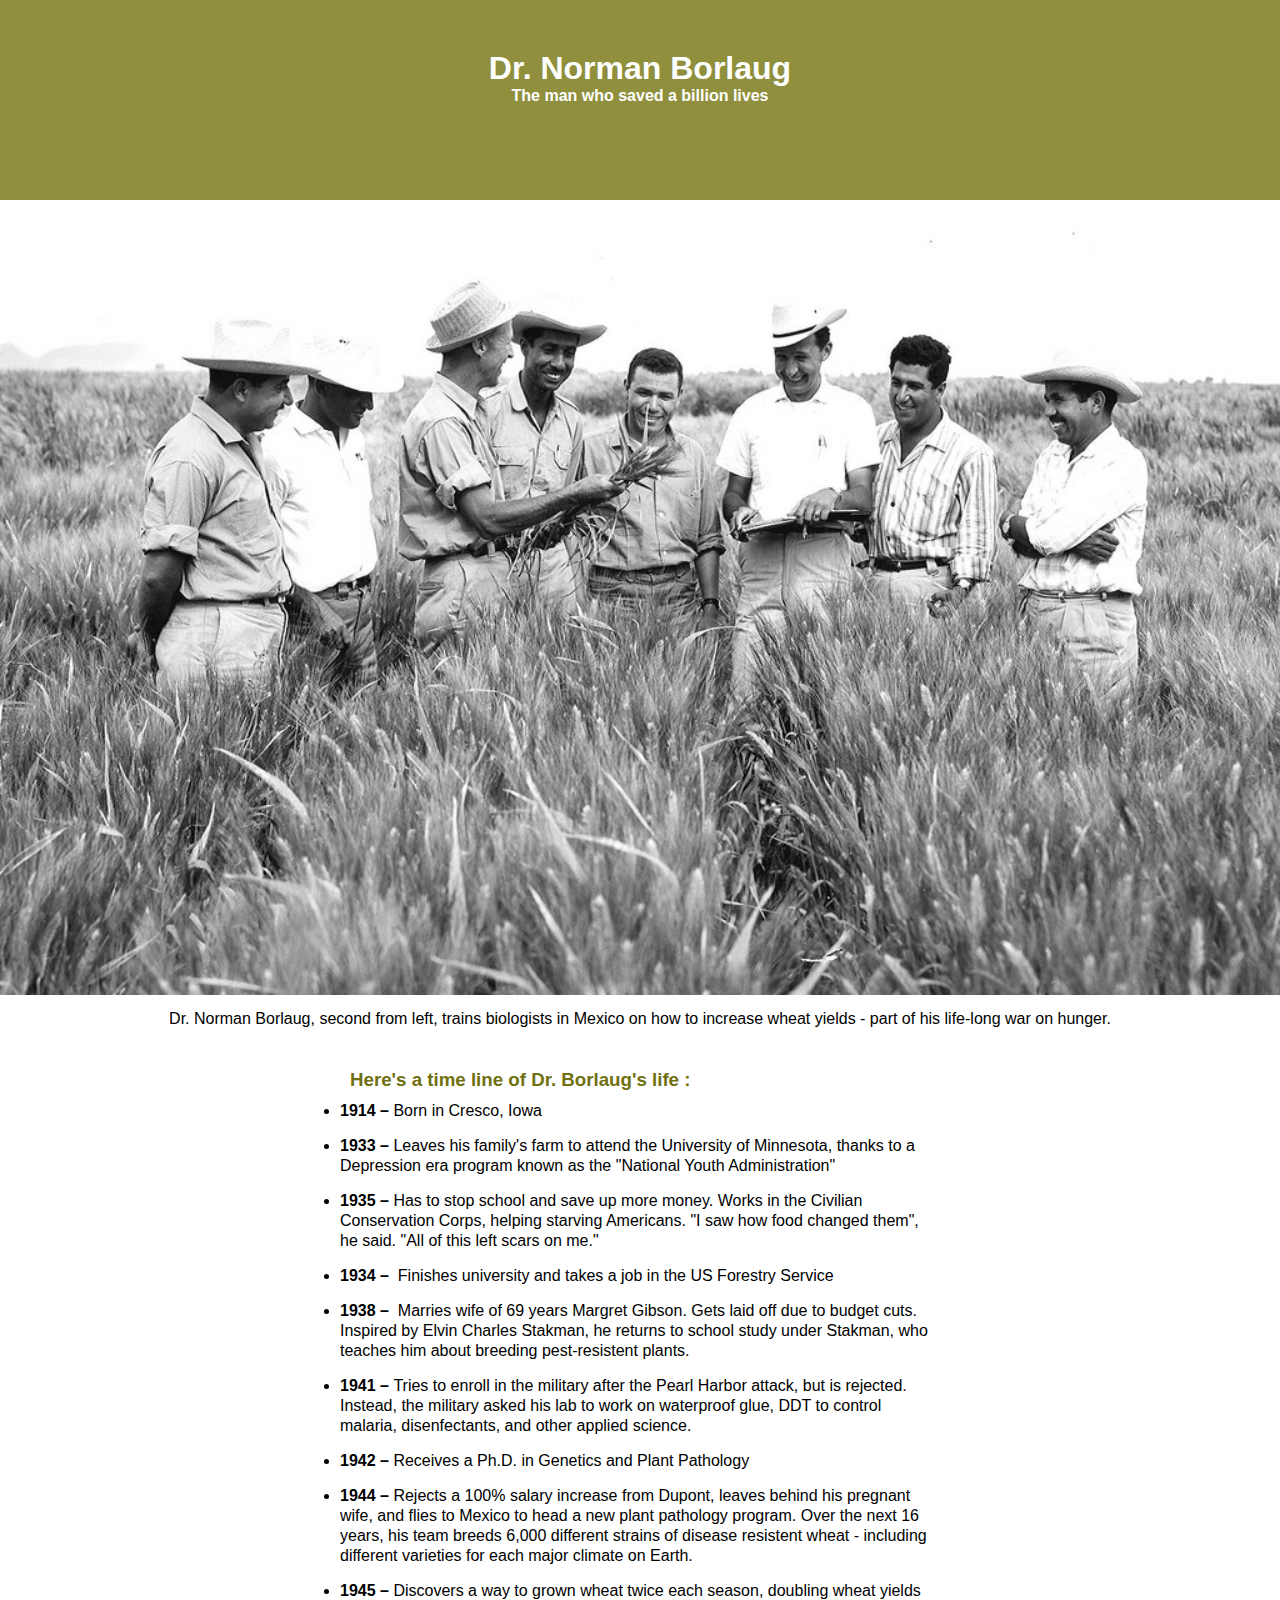
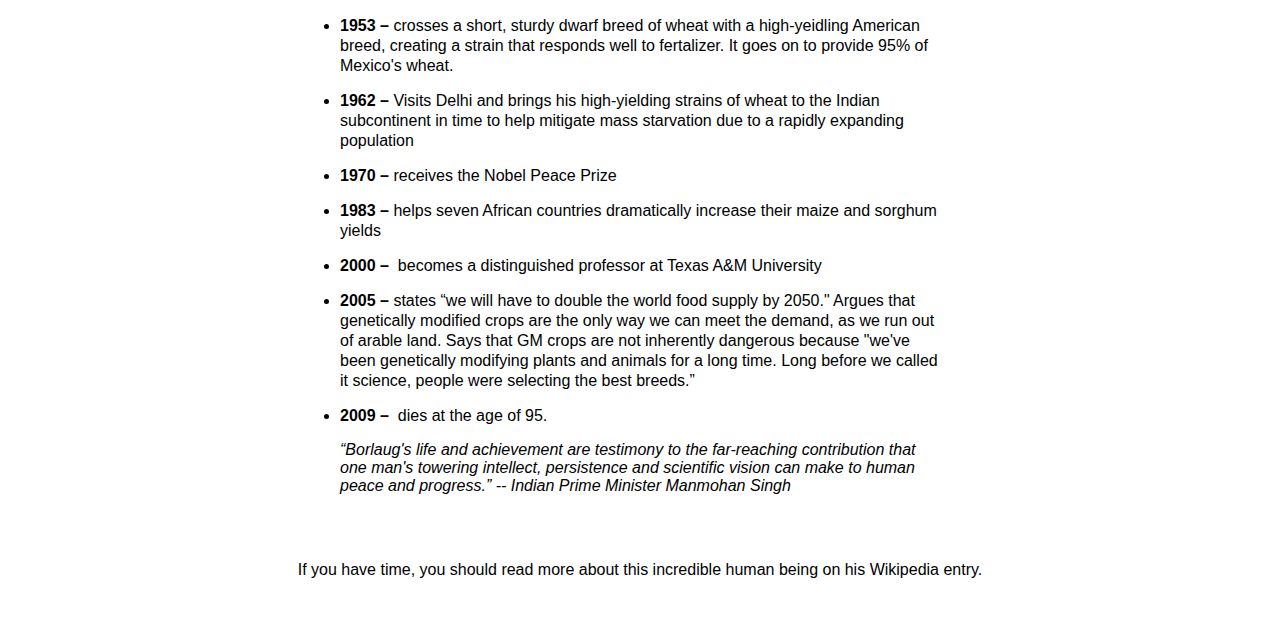
<file: Tribute/index.html>
<!DOCTYPE html>
<html lang="en">
<head>
<title> Tribute Page </title>
<meta name="viewport" content="width=device-width, initial-scale=1">
<meta charset="utf-8">
<style type="text/css">
:root{ 
   --primary-color:hsl(60, 75%, 25%);
 }
 *{
   margin:0px;
   padding:0px;
  }
  #main{
    display:grid !important;
	grid-gap:1em;
	grid-template-areas:
	"title"
	"image"
	"tributeinfo"
	"footer";
	 background-color:#ffffff;
	 font-family:Helvetica,Arial,sans-serif;
	 font-weight:normal;
  }
  #title , #img-caption,#footer{
      text-align:center;
  }
  #title{
     padding-top:50px;
     grid-area:title;
	 height:150px;
     display:block;
     background-color:hsl(60, 40%, 40%);
     color:#fff;
     font-family:Arial;
  }
  #img-div{
     grid-area:image;
  }
  #image{
    min-width:100%;
	height:auto;
	display:block;
  }
  #img-caption {
     padding:15px;
  }
  #tribute-info{
     grid-area:tributeinfo;
	 margin:0 auto;
	 width:600px;
  }
  #tribute-info h3{
     padding:10px;
	 color:var(--primary-color);
  }
  #tribute-info li {
     line-height:20px;
	 padding-bottom:15px;
  }
  #footer{
     grid-area:footer;
	 height:80px;
	 margin-top:50px;
  }
  a#tribute-link{ 
      color:#000; 
	  text-decoration:none; 
	  
   }
  a#tribute-link:hover{ 
      text-decoration:underline; 
	  color:var(--primary-color);
   }
</style>
</head>
<body>
  <div id="main">
   <div id="title"> 
	  <h1> Dr. Norman Borlaug </h1>
	  <p><strong>The man who saved a billion lives</strong></p>
    </div>
    <div id="img-div">
       <img id="image" src="src/imgs/drnorman.jpg" alt="">
	   <div id="img-caption">
	     <p> Dr. Norman Borlaug, second from left, trains biologists in Mexico on how to increase wheat yields - part of his life-long war on hunger.</p>
	   </div>
	</div>
	<div id="tribute-info">
	  <h3 class="tribute-info-heading"> Here's a time line of Dr. Borlaug's life <span>&#58;</span></h3>
	  <ul>
	    <li><b><time>1914</time>&nbsp;<span>&#8211;</span></b>&nbsp;Born in Cresco, Iowa</li>
		<li><b><time>1933</time>&nbsp;<span>&#8211;</span></b>&nbsp;Leaves his family's farm to attend the University of Minnesota, thanks to a Depression era program known as the "National Youth Administration"</li>
		<li><b><time>1935</time>&nbsp;<span>&#8211;</span></b>&nbsp;Has to stop school and save up more money. Works in the Civilian Conservation Corps, helping starving Americans. "I saw how food changed them", he said. "All of this left scars on me."</li>
		<li><b><time>1934</time>&nbsp;<span>&#8211;</span></b>&nbsp; Finishes university and takes a job in the US Forestry Service</li>
		<li><b><time>1938</time>&nbsp;<span>&#8211;</span></b>&nbsp; Marries wife of 69 years Margret Gibson. Gets laid off due to budget cuts. Inspired by Elvin Charles Stakman, he returns to school study under Stakman, who teaches him about breeding pest-resistent plants.</li>
		<li><b><time>1941</time>&nbsp;<span>&#8211;</span></b>&nbsp;Tries to enroll in the military after the Pearl Harbor attack, but is rejected. Instead, the military asked his lab to work on waterproof glue, DDT to control malaria, disenfectants, and other applied science.</li>
		<li><b><time>1942</time>&nbsp;<span>&#8211;</span></b>&nbsp;Receives a Ph.D. in Genetics and Plant Pathology</li>
		<li><b><time>1944</time>&nbsp;<span>&#8211;</span></b>&nbsp;Rejects a 100% salary increase from Dupont, leaves behind his pregnant wife, and flies to Mexico to head a new plant pathology program. Over the next 16 years, his team breeds 6,000 different strains of disease resistent wheat - including different varieties for each major climate on Earth.</li>
		<li><b><time>1945</time>&nbsp;<span>&#8211;</span></b>&nbsp;Discovers a way to grown wheat twice each season, doubling wheat yields</li>
		<li><b><time>1953</time>&nbsp;<span>&#8211;</span></b>&nbsp;crosses a short, sturdy dwarf breed of wheat with a high-yeidling American breed, creating a strain that responds well to fertalizer. It goes on to provide 95% of Mexico's wheat.</li>
		<li><b><time>1962</time>&nbsp;<span>&#8211;</span></b>&nbsp;Visits Delhi and brings his high-yielding strains of wheat to the Indian subcontinent in time to help mitigate mass starvation due to a rapidly expanding population</li>
		<li><b><time>1970</time>&nbsp;<span>&#8211;</span></b>&nbsp;receives the Nobel Peace Prize</li>
		<li><b><time>1983</time>&nbsp;<span>&#8211;</span></b>&nbsp;helps seven African countries dramatically increase their maize and sorghum yields</li>
		<li><b><time>2000</time>&nbsp;<span>&#8211;</span></b>&nbsp; becomes a distinguished professor at Texas A&M University</li>
		<li><b><time>2005</time>&nbsp;<span>&#8211;</span></b>&nbsp;states &ldquo;we will have to double the world food supply by 2050." Argues that genetically modified crops are the only way we can meet the demand, as we run out of arable land. Says that GM crops are not inherently dangerous because "we've been genetically modifying plants and animals for a long time. Long before we called it science, people were selecting the best breeds.&rdquo;</li>
		<li><b><time>2009</time>&nbsp;<span>&#8211;</span></b>&nbsp; dies at the age of 95.</li>
	  </ul>
	  <p><i>&ldquo;Borlaug's life and achievement are testimony to the far-reaching contribution that one man's towering intellect, persistence and scientific vision can make to human peace and progress.&rdquo;

-- Indian Prime Minister Manmohan Singh </i></p>
	</div>
	<div id="footer">
	  <p>If you have time, you should read more about this incredible human being on his <a id="tribute-link" target="_blank" href="https://en.wikipedia.org/wiki/Norman_Borlaug"> Wikipedia entry.</a></p>
	</div>
  </div>
<!-- <script src="https://cdn.freecodecamp.org/testable-projects-fcc/v1/bundle.js"  type="text/javascript"></script> -->
</body>
</html>
</file>
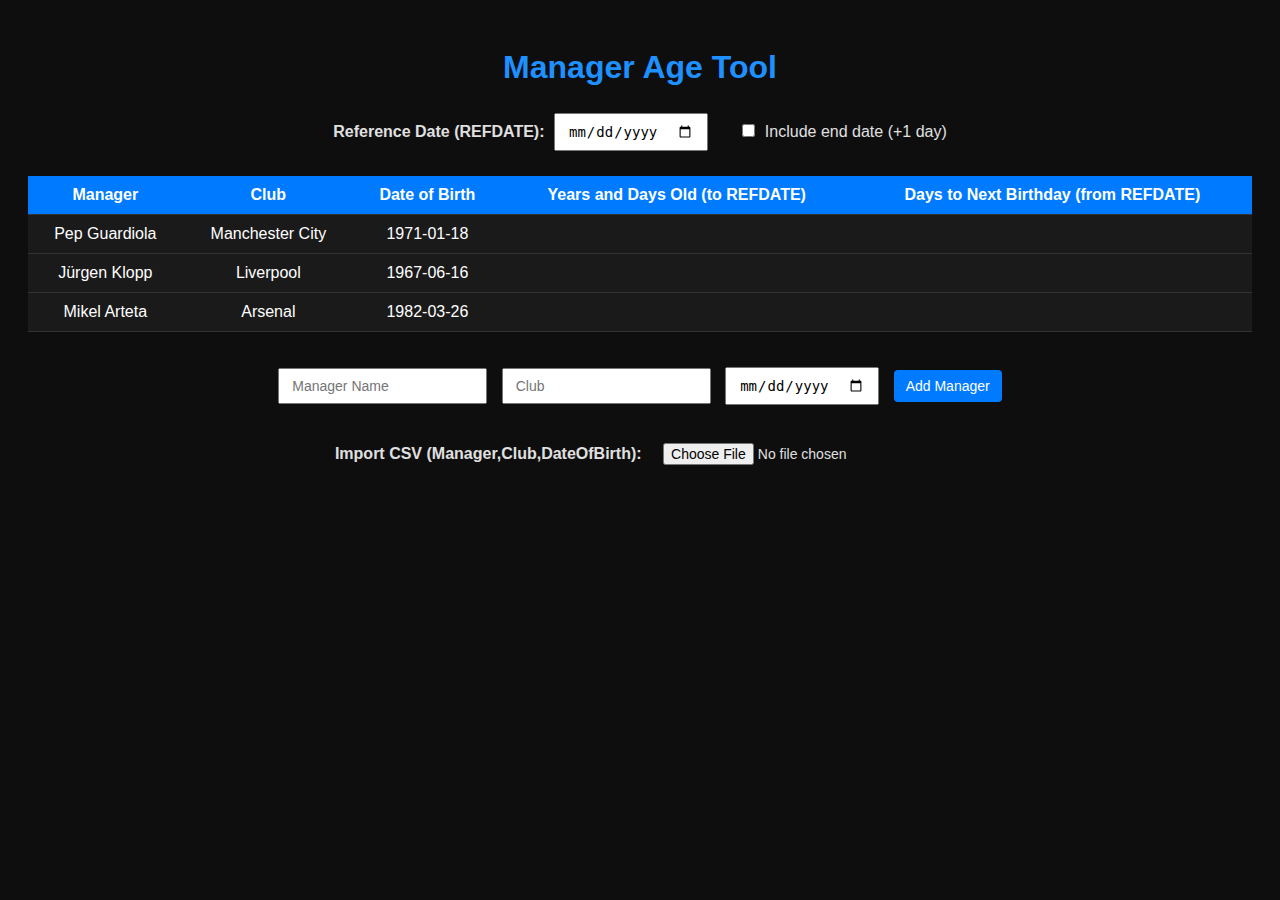
<file: agetool.html>
<!DOCTYPE html>
<html lang="en">
<head>
<meta charset="UTF-8">
<meta name="viewport" content="width=device-width, initial-scale=1.0">
<title>Manager Age Tool</title>
<style>
  body {
    font-family: "Segoe UI", Tahoma, Geneva, Verdana, sans-serif;
    background-color: #0e0e0e;
    color: #e0e0e0;
    padding: 20px;
  }
  h1 {
    text-align: center;
    color: #1e90ff;
  }
  .ref-date, .add-row, .toggle, .import {
    text-align: center;
    margin-bottom: 20px;
  }
  table {
    width: 100%;
    border-collapse: collapse;
    background-color: #1a1a1a;
    color: #fff;
    margin-bottom: 30px;
  }
  th, td {
    padding: 10px;
    text-align: center;
    border-bottom: 1px solid #333;
  }
  th {
    background-color: #007bff;
  }
  tr:hover {
    background-color: #222;
  }
  input, button {
    padding: 8px 12px;
    margin: 5px;
    font-size: 14px;
  }
  button {
    background-color: #007bff;
    color: white;
    border: none;
    border-radius: 4px;
    cursor: pointer;
  }
  button:hover {
    background-color: #0056b3;
  }
  input[type="date"], input[type="file"] {
    cursor: pointer;
  }
  details {
    background-color: #111;
    border-radius: 6px;
    padding: 10px 20px;
    margin: 10px auto;
    max-width: 350px;
    color: #ccc;
  }
  summary {
    cursor: pointer;
    font-weight: bold;
    color: #1e90ff;
    margin-bottom: 6px;
  }
  .small-text {
    font-size: 0.9em;
    color: #ccc;
  }
</style>
</head>
<body>
<h1>Manager Age Tool</h1>

<div class="ref-date">
  <label for="refDate"><strong>Reference Date (REFDATE):</strong></label>
  <input type="date" id="refDate">
  <label style="margin-left:20px;">
    <input type="checkbox" id="includeEnd"> Include end date (+1 day)
  </label>
</div>

<table id="managerTable">
  <thead>
    <tr>
      <th>Manager</th>
      <th>Club</th>
      <th>Date of Birth</th>
      <th>Years and Days Old (to REFDATE)</th>
      <th>Days to Next Birthday (from REFDATE)</th>
    </tr>
  </thead>
  <tbody id="tableBody">
    <tr>
      <td>Pep Guardiola</td>
      <td>Manchester City</td>
      <td>1971-01-18</td>
      <td></td>
      <td></td>
    </tr>
    <tr>
      <td>Jürgen Klopp</td>
      <td>Liverpool</td>
      <td>1967-06-16</td>
      <td></td>
      <td></td>
    </tr>
    <tr>
      <td>Mikel Arteta</td>
      <td>Arsenal</td>
      <td>1982-03-26</td>
      <td></td>
      <td></td>
    </tr>
  </tbody>
</table>

<div class="add-row">
  <input type="text" id="newManager" placeholder="Manager Name">
  <input type="text" id="newClub" placeholder="Club">
  <input type="date" id="newDOB">
  <button onclick="addRow()">Add Manager</button>
</div>

<div class="import">
  <label><strong>Import CSV (Manager,Club,DateOfBirth):</strong></label>
  <input type="file" id="csvFile" accept=".csv">
</div>

<div id="durationVariations"></div>

<script>
// Utility functions
function daysBetween(a, b) {
  return Math.floor((b - a) / (1000 * 60 * 60 * 24));
}

function calculateDurationVariations(startStr, endStr, includeEnd) {
  const start = new Date(startStr);
  const end = new Date(endStr);
  let diffDays = daysBetween(start, end);
  if (includeEnd) diffDays += 1;

  const years = Math.floor(diffDays / 365.25);
  const months = Math.floor(diffDays / 30.4375);
  const weeks = Math.floor(diffDays / 7);
  const remDays = diffDays % 7;
  const monthsOnly = Math.floor((diffDays % 365.25) / 30.4375);
  const daysLeft = Math.round(diffDays - (years * 365.25 + monthsOnly * 30.4375));

  return { diffDays, years, monthsOnly, weeks, remDays, months, daysLeft };
}

function showDurationBox(title, start, end, includeEnd) {
  const d = calculateDurationVariations(start, end, includeEnd);
  return `
    <details>
      <summary>${title}</summary>
      <div>0 Years, ${Math.floor(d.diffDays)} Days</div>
      <div>0 Years, ${d.monthsOnly} Months, ${d.daysLeft} Days</div>
      <div>0 Years, ${d.weeks} Weeks, ${d.remDays} Days</div>
      <div>${d.monthsOnly} Months, ${d.daysLeft} Days</div>
      <div>${d.weeks} Weeks, ${d.remDays} Days</div>
      <div>${d.diffDays} Days Total</div>
    </details>`;
}

function calculateAgeAndNextBirthday(dobStr, refStr, includeEnd) {
  const dob = new Date(dobStr);
  const ref = new Date(refStr);

  let years = ref.getFullYear() - dob.getFullYear();
  let lastBirthday = new Date(dob);
  lastBirthday.setFullYear(ref.getFullYear());
  if (ref < lastBirthday) {
    years--;
    lastBirthday.setFullYear(ref.getFullYear() - 1);
  }

  let daysOld = daysBetween(lastBirthday, ref);
  if (includeEnd) daysOld++;

  let nextBirthday = new Date(dob);
  nextBirthday.setFullYear(ref.getFullYear());
  if (ref >= nextBirthday) nextBirthday.setFullYear(ref.getFullYear() + 1);
  let daysToNext = daysBetween(ref, nextBirthday);
  if (includeEnd) daysToNext++;

  return { years, daysOld, daysToNext, lastBirthday, nextBirthday };
}

function updateAll() {
  const refDate = document.getElementById("refDate").value;
  const includeEnd = document.getElementById("includeEnd").checked;
  if (!refDate) return;

  const rows = document.querySelectorAll("#tableBody tr");
  let variationsHTML = "";

  rows.forEach(row => {
    const dob = row.cells[2].textContent.trim();
    if (dob) {
      const { years, daysOld, daysToNext, lastBirthday, nextBirthday } =
        calculateAgeAndNextBirthday(dob, refDate, includeEnd);
      row.cells[3].textContent = `${years} years, ${daysOld} days`;
      row.cells[4].textContent = `${daysToNext} days`;

      variationsHTML += showDurationBox(`${row.cells[0].textContent} (Age to REFDATE)`, lastBirthday, refDate, includeEnd);
      variationsHTML += showDurationBox(`${row.cells[0].textContent} (Next Birthday)`, refDate, nextBirthday, includeEnd);
    }
  });
  document.getElementById("durationVariations").innerHTML = variationsHTML;
}

function addRow() {
  const name = document.getElementById("newManager").value.trim();
  const club = document.getElementById("newClub").value.trim();
  const dob = document.getElementById("newDOB").value;

  if (!name || !club || !dob) {
    alert("Please fill in all fields.");
    return;
  }

  const tbody = document.getElementById("tableBody");
  const row = tbody.insertRow();
  row.insertCell(0).textContent = name;
  row.insertCell(1).textContent = club;
  row.insertCell(2).textContent = dob;
  row.insertCell(3).textContent = "";
  row.insertCell(4).textContent = "";

  document.getElementById("newManager").value = "";
  document.getElementById("newClub").value = "";
  document.getElementById("newDOB").value = "";
  updateAll();
}

function importCSV(file) {
  const reader = new FileReader();
  reader.onload = e => {
    const lines = e.target.result.split(/\r?\n/);
    const tbody = document.getElementById("tableBody");
    lines.forEach(line => {
      const [manager, club, dob] = line.split(",").map(v => v.trim());
      if (manager && club && dob) {
        const row = tbody.insertRow();
        row.insertCell(0).textContent = manager;
        row.insertCell(1).textContent = club;
        row.insertCell(2).textContent = dob;
        row.insertCell(3).textContent = "";
        row.insertCell(4).textContent = "";
      }
    });
    updateAll();
  };
  reader.readAsText(file);
}

// Event listeners for live updates
document.getElementById("refDate").addEventListener("change", updateAll);
document.getElementById("includeEnd").addEventListener("change", updateAll);
document.getElementById("csvFile").addEventListener("change", e => {
  if (e.target.files.length) importCSV(e.target.files[0]);
});
</script>
</body>
</html>
</file>
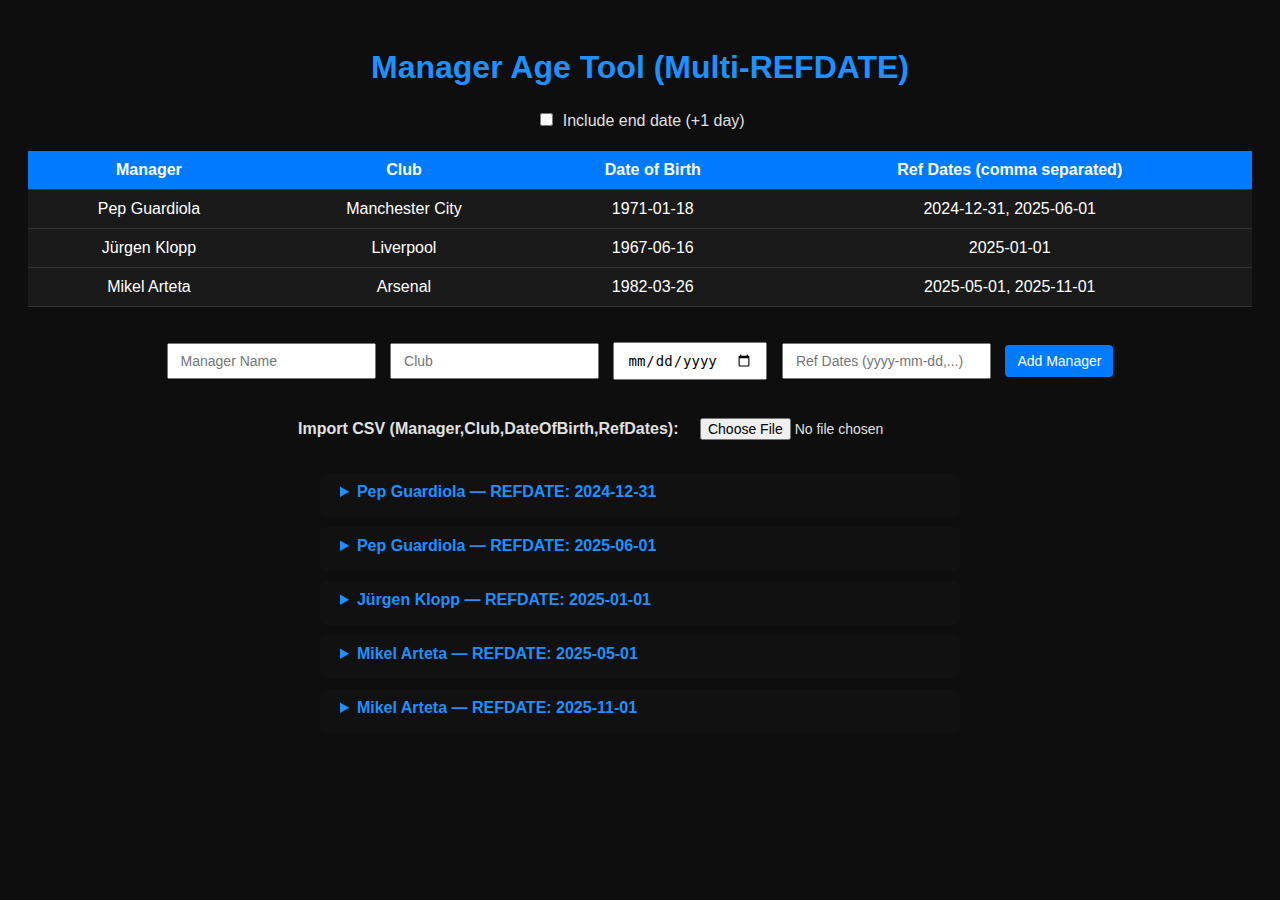
<file: agetoolmulti.html>
<!DOCTYPE html>
<html lang="en">
<head>
<meta charset="UTF-8">
<meta name="viewport" content="width=device-width, initial-scale=1.0">
<title>Manager Age Tool (Multi-REFDATE)</title>
<style>
  body {
    font-family: "Segoe UI", Tahoma, Geneva, Verdana, sans-serif;
    background-color: #0e0e0e;
    color: #e0e0e0;
    padding: 20px;
  }
  h1 {
    text-align: center;
    color: #1e90ff;
  }
  table {
    width: 100%;
    border-collapse: collapse;
    background-color: #1a1a1a;
    color: #fff;
    margin-bottom: 30px;
  }
  th, td {
    padding: 10px;
    text-align: center;
    border-bottom: 1px solid #333;
  }
  th {
    background-color: #007bff;
  }
  tr:hover {
    background-color: #222;
  }
  input, button {
    padding: 8px 12px;
    margin: 5px;
    font-size: 14px;
  }
  button {
    background-color: #007bff;
    color: white;
    border: none;
    border-radius: 4px;
    cursor: pointer;
  }
  button:hover {
    background-color: #0056b3;
  }
  input[type="date"], input[type="file"] {
    cursor: pointer;
  }
  details {
    background-color: #111;
    border-radius: 6px;
    padding: 10px 20px;
    margin: 10px auto;
    max-width: 600px;
    color: #ccc;
  }
  summary {
    cursor: pointer;
    font-weight: bold;
    color: #1e90ff;
    margin-bottom: 6px;
  }
  .ref-date, .add-row, .import, .toggle {
    text-align: center;
    margin-bottom: 20px;
  }
  .small-text {
    font-size: 0.9em;
    color: #ccc;
  }
</style>
</head>
<body>
<h1>Manager Age Tool (Multi-REFDATE)</h1>

<div class="toggle">
  <label>
    <input type="checkbox" id="includeEnd"> Include end date (+1 day)
  </label>
</div>

<table id="managerTable">
  <thead>
    <tr>
      <th>Manager</th>
      <th>Club</th>
      <th>Date of Birth</th>
      <th>Ref Dates (comma separated)</th>
    </tr>
  </thead>
  <tbody id="tableBody">
    <tr>
      <td>Pep Guardiola</td>
      <td>Manchester City</td>
      <td>1971-01-18</td>
      <td>2024-12-31, 2025-06-01</td>
    </tr>
    <tr>
      <td>Jürgen Klopp</td>
      <td>Liverpool</td>
      <td>1967-06-16</td>
      <td>2025-01-01</td>
    </tr>
    <tr>
      <td>Mikel Arteta</td>
      <td>Arsenal</td>
      <td>1982-03-26</td>
      <td>2025-05-01, 2025-11-01</td>
    </tr>
  </tbody>
</table>

<div class="add-row">
  <input type="text" id="newManager" placeholder="Manager Name">
  <input type="text" id="newClub" placeholder="Club">
  <input type="date" id="newDOB">
  <input type="text" id="newRefDates" placeholder="Ref Dates (yyyy-mm-dd,...)">
  <button onclick="addRow()">Add Manager</button>
</div>

<div class="import">
  <label><strong>Import CSV (Manager,Club,DateOfBirth,RefDates):</strong></label>
  <input type="file" id="csvFile" accept=".csv">
</div>

<div id="durationVariations"></div>

<script>
// Utility functions
function daysBetween(a, b) {
  return Math.floor((b - a) / (1000 * 60 * 60 * 24));
}

function calculateDurationVariations(startStr, endStr, includeEnd) {
  const start = new Date(startStr);
  const end = new Date(endStr);
  let diffDays = daysBetween(start, end);
  if (includeEnd) diffDays += 1;

  const years = Math.floor(diffDays / 365.25);
  const months = Math.floor(diffDays / 30.4375);
  const weeks = Math.floor(diffDays / 7);
  const remDays = diffDays % 7;
  const monthsOnly = Math.floor((diffDays % 365.25) / 30.4375);
  const daysLeft = Math.round(diffDays - (years * 365.25 + monthsOnly * 30.4375));

  return { diffDays, years, monthsOnly, weeks, remDays, months, daysLeft };
}

function showDurationBox(title, start, end, includeEnd) {
  const d = calculateDurationVariations(start, end, includeEnd);
  return `
    <details>
      <summary>${title}</summary>
      <div>0 Years, ${Math.floor(d.diffDays)} Days</div>
      <div>0 Years, ${d.monthsOnly} Months, ${d.daysLeft} Days</div>
      <div>0 Years, ${d.weeks} Weeks, ${d.remDays} Days</div>
      <div>${d.monthsOnly} Months, ${d.daysLeft} Days</div>
      <div>${d.weeks} Weeks, ${d.remDays} Days</div>
      <div>${d.diffDays} Days Total</div>
    </details>`;
}

function calculateAgeAndNextBirthday(dobStr, refStr, includeEnd) {
  const dob = new Date(dobStr);
  const ref = new Date(refStr);

  let years = ref.getFullYear() - dob.getFullYear();
  let lastBirthday = new Date(dob);
  lastBirthday.setFullYear(ref.getFullYear());
  if (ref < lastBirthday) {
    years--;
    lastBirthday.setFullYear(ref.getFullYear() - 1);
  }

  let daysOld = daysBetween(lastBirthday, ref);
  if (includeEnd) daysOld++;

  let nextBirthday = new Date(dob);
  nextBirthday.setFullYear(ref.getFullYear());
  if (ref >= nextBirthday) nextBirthday.setFullYear(ref.getFullYear() + 1);
  let daysToNext = daysBetween(ref, nextBirthday);
  if (includeEnd) daysToNext++;

  return { years, daysOld, daysToNext, lastBirthday, nextBirthday };
}

function updateAll() {
  const includeEnd = document.getElementById("includeEnd").checked;
  const rows = document.querySelectorAll("#tableBody tr");
  let variationsHTML = "";

  rows.forEach(row => {
    const manager = row.cells[0].textContent.trim();
    const dob = row.cells[2].textContent.trim();
    const refDates = row.cells[3].textContent.trim().split(",").map(x => x.trim()).filter(Boolean);

    if (dob && refDates.length) {
      refDates.forEach(refDate => {
        const { years, daysOld, daysToNext, lastBirthday, nextBirthday } =
          calculateAgeAndNextBirthday(dob, refDate, includeEnd);

        variationsHTML += `<details><summary>${manager} — REFDATE: ${refDate}</summary>`;
        variationsHTML += `<div><strong>Age to REFDATE:</strong> ${years} years, ${daysOld} days</div>`;
        variationsHTML += `<div><strong>Days to next birthday:</strong> ${daysToNext} days</div>`;
        variationsHTML += showDurationBox(`${manager} (Age Duration)`, lastBirthday, refDate, includeEnd);
        variationsHTML += showDurationBox(`${manager} (Next Birthday Duration)`, refDate, nextBirthday, includeEnd);
        variationsHTML += `</details>`;
      });
    }
  });

  document.getElementById("durationVariations").innerHTML = variationsHTML;
}

function addRow() {
  const name = document.getElementById("newManager").value.trim();
  const club = document.getElementById("newClub").value.trim();
  const dob = document.getElementById("newDOB").value;
  const refs = document.getElementById("newRefDates").value.trim();

  if (!name || !club || !dob) {
    alert("Please fill in all fields.");
    return;
  }

  const tbody = document.getElementById("tableBody");
  const row = tbody.insertRow();
  row.insertCell(0).textContent = name;
  row.insertCell(1).textContent = club;
  row.insertCell(2).textContent = dob;
  row.insertCell(3).textContent = refs || "";

  document.getElementById("newManager").value = "";
  document.getElementById("newClub").value = "";
  document.getElementById("newDOB").value = "";
  document.getElementById("newRefDates").value = "";
  updateAll();
}

function importCSV(file) {
  const reader = new FileReader();
  reader.onload = e => {
    const lines = e.target.result.split(/\r?\n/);
    const tbody = document.getElementById("tableBody");
    lines.forEach(line => {
      const [manager, club, dob, refdates] = line.split(",").map(v => v.trim());
      if (manager && club && dob) {
        const row = tbody.insertRow();
        row.insertCell(0).textContent = manager;
        row.insertCell(1).textContent = club;
        row.insertCell(2).textContent = dob;
        row.insertCell(3).textContent = refdates || "";
      }
    });
    updateAll();
  };
  reader.readAsText(file);
}

// Listeners
document.getElementById("includeEnd").addEventListener("change", updateAll);
document.getElementById("csvFile").addEventListener("change", e => {
  if (e.target.files.length) importCSV(e.target.files[0]);
});

// Auto update when table cell content changes (e.g., user edits ref dates)
document.addEventListener("input", updateAll);

// Initialize
updateAll();
</script>
</body>
</html>
</file>
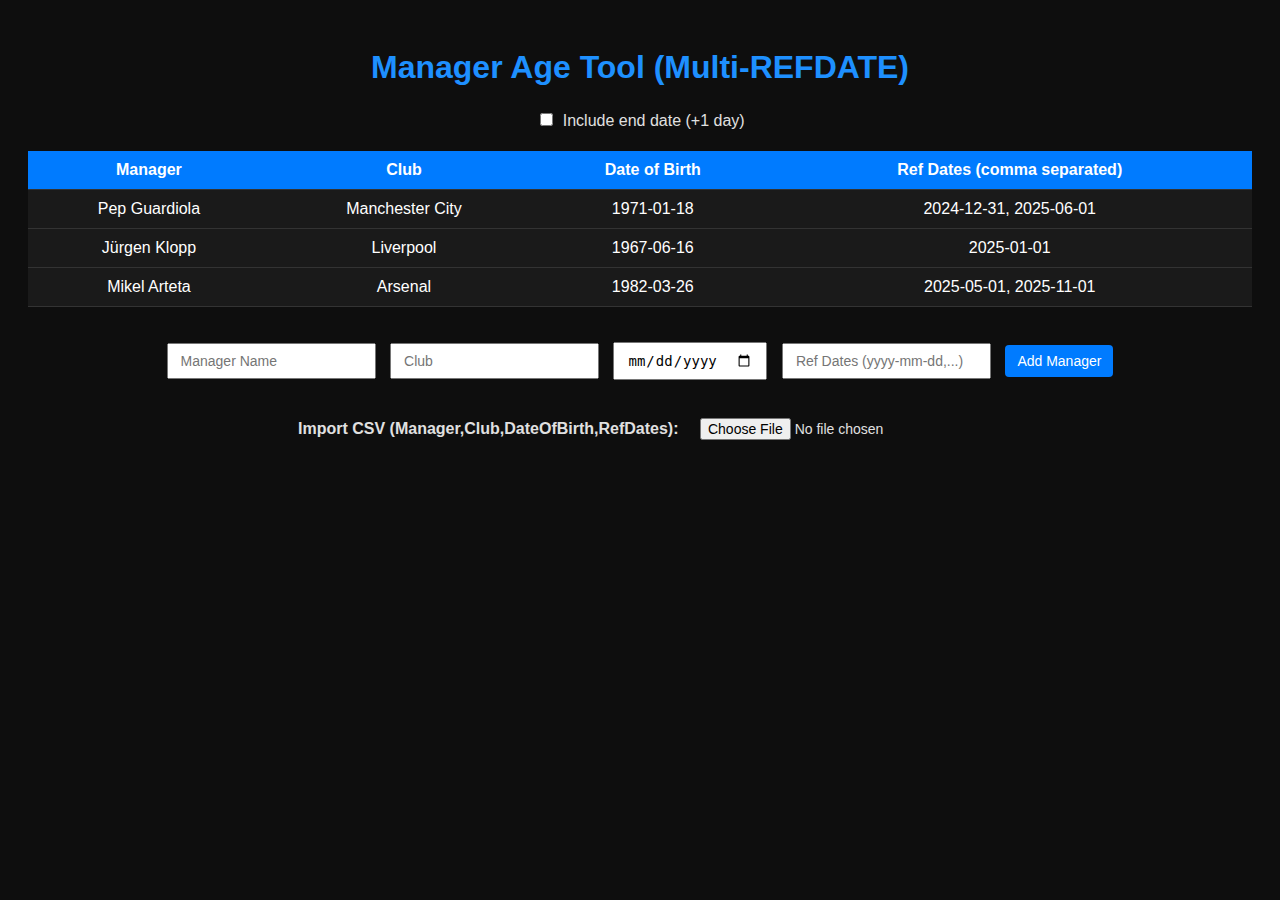
<file: managers.html>
<!DOCTYPE html><html lang="en"><head><meta charset="UTF-8"><meta name="viewport" content="width=device-width, initial-scale=1.0"><title>Manager Age Tool (Multi-REFDATE)</title><style>  body {    font-family: "Segoe UI", Tahoma, Geneva, Verdana, sans-serif;    background-color: #0e0e0e;    color: #e0e0e0;    padding: 20px;  }  h1 {    text-align: center;    color: #1e90ff;  }  table {    width: 100%;    border-collapse: collapse;    background-color: #1a1a1a;    color: #fff;    margin-bottom: 30px;  }  th, td {    padding: 10px;    text-align: center;    border-bottom: 1px solid #333;  }  th {    background-color: #007bff;  }  tr:hover {    background-color: #222;  }  input, button {    padding: 8px 12px;    margin: 5px;    font-size: 14px;  }  button {    background-color: #007bff;    color: white;    border: none;    border-radius: 4px;    cursor: pointer;  }  button:hover {    background-color: #0056b3;  }  input[type="date"], input[type="file"] {    cursor: pointer;  }  details {    background-color: #111;    border-radius: 6px;    padding: 10px 20px;    margin: 10px auto;    max-width: 600px;    color: #ccc;  }  summary {    cursor: pointer;    font-weight: bold;    color: #1e90ff;    margin-bottom: 6px;  }  .ref-date, .add-row, .import, .toggle {    text-align: center;    margin-bottom: 20px;  }  .small-text {    font-size: 0.9em;    color: #ccc;  }</style></head><body><h1>Manager Age Tool (Multi-REFDATE)</h1><div class="toggle">  <label>    <input type="checkbox" id="includeEnd"> Include end date (+1 day)  </label></div><table id="managerTable">  <thead>    <tr>      <th>Manager</th>      <th>Club</th>      <th>Date of Birth</th>      <th>Ref Dates (comma separated)</th>    </tr>  </thead>  <tbody id="tableBody">    <tr>      <td>Pep Guardiola</td>      <td>Manchester City</td>      <td>1971-01-18</td>      <td>2024-12-31, 2025-06-01</td>    </tr>    <tr>      <td>Jürgen Klopp</td>      <td>Liverpool</td>      <td>1967-06-16</td>      <td>2025-01-01</td>    </tr>    <tr>      <td>Mikel Arteta</td>      <td>Arsenal</td>      <td>1982-03-26</td>      <td>2025-05-01, 2025-11-01</td>    </tr>  </tbody></table><div class="add-row">  <input type="text" id="newManager" placeholder="Manager Name">  <input type="text" id="newClub" placeholder="Club">  <input type="date" id="newDOB">  <input type="text" id="newRefDates" placeholder="Ref Dates (yyyy-mm-dd,...)">  <button onclick="addRow()">Add Manager</button></div><div class="import">  <label><strong>Import CSV (Manager,Club,DateOfBirth,RefDates):</strong></label>  <input type="file" id="csvFile" accept=".csv"></div><div id="durationVariations"></div><script>// Utility functionsfunction daysBetween(a, b) {  return Math.floor((b - a) / (1000 * 60 * 60 * 24));}function calculateDurationVariations(startStr, endStr, includeEnd) {  const start = new Date(startStr);  const end = new Date(endStr);  let diffDays = daysBetween(start, end);  if (includeEnd) diffDays += 1;  const years = Math.floor(diffDays / 365.25);  const months = Math.floor(diffDays / 30.4375);  const weeks = Math.floor(diffDays / 7);  const remDays = diffDays % 7;  const monthsOnly = Math.floor((diffDays % 365.25) / 30.4375);  const daysLeft = Math.round(diffDays - (years * 365.25 + monthsOnly * 30.4375));  return { diffDays, years, monthsOnly, weeks, remDays, months, daysLeft };}function showDurationBox(title, start, end, includeEnd) {  const d = calculateDurationVariations(start, end, includeEnd);  return `    <details>      <summary>${title}</summary>      <div>0 Years, ${Math.floor(d.diffDays)} Days</div>      <div>0 Years, ${d.monthsOnly} Months, ${d.daysLeft} Days</div>      <div>0 Years, ${d.weeks} Weeks, ${d.remDays} Days</div>      <div>${d.monthsOnly} Months, ${d.daysLeft} Days</div>      <div>${d.weeks} Weeks, ${d.remDays} Days</div>      <div>${d.diffDays} Days Total</div>    </details>`;}function calculateAgeAndNextBirthday(dobStr, refStr, includeEnd) {  const dob = new Date(dobStr);  const ref = new Date(refStr);  let years = ref.getFullYear() - dob.getFullYear();  let lastBirthday = new Date(dob);  lastBirthday.setFullYear(ref.getFullYear());  if (ref < lastBirthday) {    years--;    lastBirthday.setFullYear(ref.getFullYear() - 1);  }  let daysOld = daysBetween(lastBirthday, ref);  if (includeEnd) daysOld++;  let nextBirthday = new Date(dob);  nextBirthday.setFullYear(ref.getFullYear());  if (ref >= nextBirthday) nextBirthday.setFullYear(ref.getFullYear() + 1);  let daysToNext = daysBetween(ref, nextBirthday);  if (includeEnd) daysToNext++;  return { years, daysOld, daysToNext, lastBirthday, nextBirthday };}function updateAll() {  const includeEnd = document.getElementById("includeEnd").checked;  const rows = document.querySelectorAll("#tableBody tr");  let variationsHTML = "";  rows.forEach(row => {    const manager = row.cells[0].textContent.trim();    const dob = row.cells[2].textContent.trim();    const refDates = row.cells[3].textContent.trim().split(",").map(x => x.trim()).filter(Boolean);    if (dob && refDates.length) {      refDates.forEach(refDate => {        const { years, daysOld, daysToNext, lastBirthday, nextBirthday } =          calculateAgeAndNextBirthday(dob, refDate, includeEnd);        variationsHTML += `<details><summary>${manager} — REFDATE: ${refDate}</summary>`;        variationsHTML += `<div><strong>Age to REFDATE:</strong> ${years} years, ${daysOld} days</div>`;        variationsHTML += `<div><strong>Days to next birthday:</strong> ${daysToNext} days</div>`;        variationsHTML += showDurationBox(`${manager} (Age Duration)`, lastBirthday, refDate, includeEnd);        variationsHTML += showDurationBox(`${manager} (Next Birthday Duration)`, refDate, nextBirthday, includeEnd);        variationsHTML += `</details>`;      });    }  });  document.getElementById("durationVariations").innerHTML = variationsHTML;}function addRow() {  const name = document.getElementById("newManager").value.trim();  const club = document.getElementById("newClub").value.trim();  const dob = document.getElementById("newDOB").value;  const refs = document.getElementById("newRefDates").value.trim();  if (!name || !club || !dob) {    alert("Please fill in all fields.");    return;  }  const tbody = document.getElementById("tableBody");  const row = tbody.insertRow();  row.insertCell(0).textContent = name;  row.insertCell(1).textContent = club;  row.insertCell(2).textContent = dob;  row.insertCell(3).textContent = refs || "";  document.getElementById("newManager").value = "";  document.getElementById("newClub").value = "";  document.getElementById("newDOB").value = "";  document.getElementById("newRefDates").value = "";  updateAll();}function importCSV(file) {  const reader = new FileReader();  reader.onload = e => {    const lines = e.target.result.split(/\r?\n/);    const tbody = document.getElementById("tableBody");    lines.forEach(line => {      const [manager, club, dob, refdates] = line.split(",").map(v => v.trim());      if (manager && club && dob) {        const row = tbody.insertRow();        row.insertCell(0).textContent = manager;        row.insertCell(1).textContent = club;        row.insertCell(2).textContent = dob;        row.insertCell(3).textContent = refdates || "";      }    });    updateAll();  };  reader.readAsText(file);}// Listenersdocument.getElementById("includeEnd").addEventListener("change", updateAll);document.getElementById("csvFile").addEventListener("change", e => {  if (e.target.files.length) importCSV(e.target.files[0]);});// Auto update when table cell content changes (e.g., user edits ref dates)document.addEventListener("input", updateAll);// InitializeupdateAll();</script></body></html>
</file>
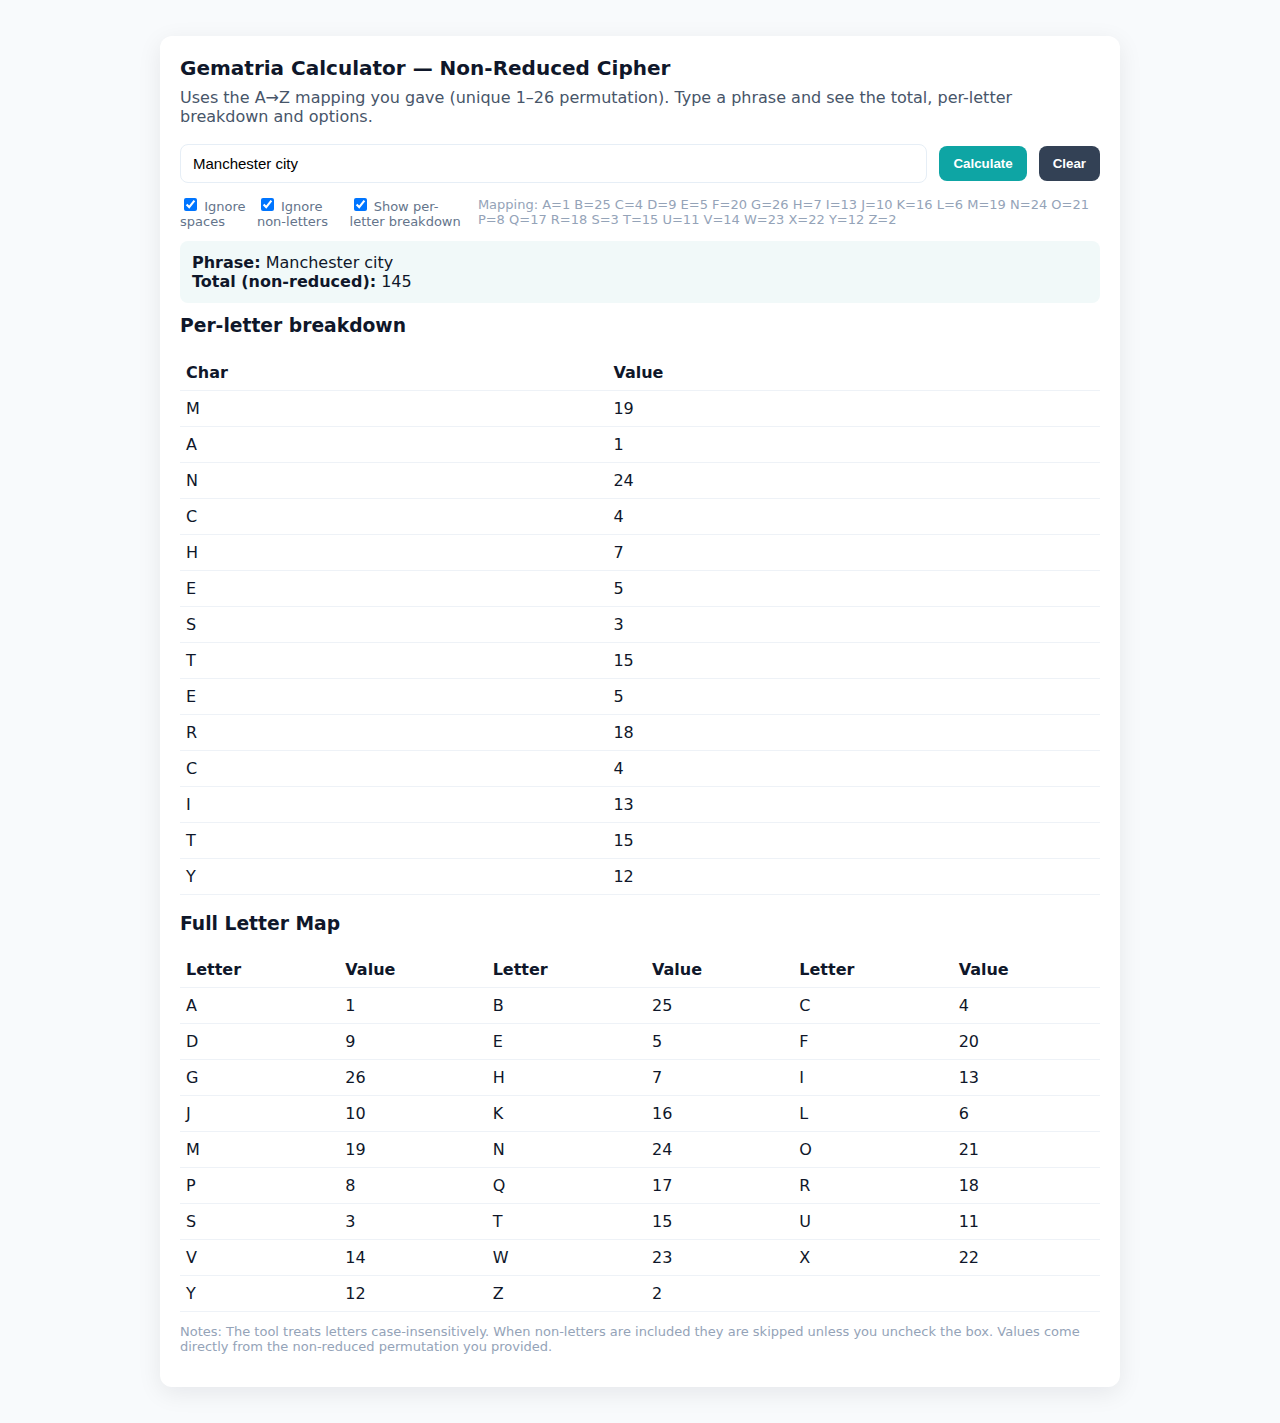
<file: Math/calc.html>
<!doctype html>

<html lang="en">
<head>
  <meta charset="utf-8" />
  <meta name="viewport" content="width=device-width, initial-scale=1" />
  <title>Gematria Calculator — Non-Reduced Cipher</title>
  <style>
    :root{font-family:Inter, ui-sans-serif, system-ui, -apple-system, "Segoe UI", Roboto, "Helvetica Neue", Arial; color:#0f172a}
    body{background:#f8fafc;padding:28px}
    .card{background:white;border-radius:12px;box-shadow:0 6px 24px rgba(2,6,23,.08);max-width:920px;margin:0 auto;padding:20px}
    h1{font-size:20px;margin:0 0 8px}
    p.lead{margin:0 0 18px;color:#475569}
    .row{display:flex;gap:12px;align-items:center}
    input[type=text]{flex:1;padding:10px 12px;border-radius:8px;border:1px solid #e6eef6;font-size:15px}
    button{background:#0ea5a4;color:white;border:none;padding:10px 14px;border-radius:8px;font-weight:600;cursor:pointer}
    button.secondary{background:#334155}
    .small{font-size:13px;color:#64748b}
    table{width:100%;border-collapse:collapse;margin-top:12px}
    th,td{padding:8px 6px;text-align:left;border-bottom:1px solid #eef2f7}
    .muted{color:#94a3b8;font-size:13px}
    pre{background:#0f172a;color:#e6eef6;padding:12px;border-radius:8px;overflow:auto}
    .controls{display:flex;gap:8px;align-items:center;margin-top:12px}
    .result{margin-top:12px;padding:12px;background:#f1f9f9;border-radius:8px}
    .kbd{background:#eef2f7;padding:4px 6px;border-radius:6px;font-weight:600}
  </style>
</head>
<body>
  <div class="card">
    <h1>Gematria Calculator — Non‑Reduced Cipher</h1>
    <p class="lead">Uses the A→Z mapping you gave (unique 1–26 permutation). Type a phrase and see the total, per-letter breakdown and options.</p><div class="row">
  <input id="phrase" type="text" placeholder="Type phrase like: Manchester City" />
  <button id="calc">Calculate</button>
  <button id="clear" class="secondary">Clear</button>
</div>

<div class="controls">
  <label class="small"><input id="ignoreSpaces" type="checkbox" checked /> Ignore spaces</label>
  <label class="small"><input id="ignoreNonLetters" type="checkbox" checked /> Ignore non-letters</label>
  <label class="small"><input id="showBreakdown" type="checkbox" checked /> Show per-letter breakdown</label>
  <div style="margin-left:auto" class="muted">Mapping: A=1 B=25 C=4 D=9 E=5 F=20 G=26 H=7 I=13 J=10 K=16 L=6 M=19 N=24 O=21 P=8 Q=17 R=18 S=3 T=15 U=11 V=14 W=23 X=22 Y=12 Z=2</div>
</div>

<div id="output" class="result" aria-live="polite">
  Enter a phrase and press <span class="kbd">Calculate</span> (or press Enter).
</div>

<div id="breakdownArea"></div>

<h3 style="margin-top:18px">Full Letter Map</h3>
<table>
  <thead><tr><th>Letter</th><th>Value</th><th>Letter</th><th>Value</th><th>Letter</th><th>Value</th></tr></thead>
  <tbody>
    <tr><td>A</td><td>1</td><td>B</td><td>25</td><td>C</td><td>4</td></tr>
    <tr><td>D</td><td>9</td><td>E</td><td>5</td><td>F</td><td>20</td></tr>
    <tr><td>G</td><td>26</td><td>H</td><td>7</td><td>I</td><td>13</td></tr>
    <tr><td>J</td><td>10</td><td>K</td><td>16</td><td>L</td><td>6</td></tr>
    <tr><td>M</td><td>19</td><td>N</td><td>24</td><td>O</td><td>21</td></tr>
    <tr><td>P</td><td>8</td><td>Q</td><td>17</td><td>R</td><td>18</td></tr>
    <tr><td>S</td><td>3</td><td>T</td><td>15</td><td>U</td><td>11</td></tr>
    <tr><td>V</td><td>14</td><td>W</td><td>23</td><td>X</td><td>22</td></tr>
    <tr><td>Y</td><td>12</td><td>Z</td><td>2</td><td></td><td></td></tr>
  </tbody>
</table>

<p class="muted" style="margin-top:12px">Notes: The tool treats letters case-insensitively. When non-letters are included they are skipped unless you uncheck the box. Values come directly from the non-reduced permutation you provided.</p>

  </div>  <script>
    // Non-reduced cipher mapping (A → Z)
    const mapping = {
      A:1,B:25,C:4,D:9,E:5,F:20,G:26,H:7,I:13,J:10,K:16,L:6,M:19,N:24,O:21,P:8,Q:17,R:18,S:3,T:15,U:11,V:14,W:23,X:22,Y:12,Z:2
    };

    const phraseInput = document.getElementById('phrase');
    const calcBtn = document.getElementById('calc');
    const clearBtn = document.getElementById('clear');
    const output = document.getElementById('output');
    const breakdownArea = document.getElementById('breakdownArea');

    function computeValue(text){
      const ignoreSpaces = document.getElementById('ignoreSpaces').checked;
      const ignoreNonLetters = document.getElementById('ignoreNonLetters').checked;
      const showBreakdown = document.getElementById('showBreakdown').checked;

      let cleaned = text;
      if(ignoreSpaces) cleaned = cleaned.replace(/\s+/g,'');

      let sum = 0;
      const letters = [];

      for(const ch of cleaned){
        const up = ch.toUpperCase();
        if(/[A-Z]/.test(up)){
          const val = mapping[up];
          if(typeof val === 'number'){
            sum += val;
            letters.push({letter:up,value:val});
          } else {
            // letter not in mapping
            letters.push({letter:up,value:null});
          }
        } else {
          if(!ignoreNonLetters) letters.push({letter:ch,value:null});
        }
      }

      // render result
      output.innerHTML = `<strong>Phrase:</strong> ${escapeHtml(text || '')}<br><strong>Total (non‑reduced):</strong> ${sum}`;

      if(showBreakdown){
        if(letters.length === 0) {
          breakdownArea.innerHTML = '<p class="muted">No letters to show.</p>';
        } else {
          let rows = letters.map(l => `<tr><td>${escapeHtml(l.letter)}</td><td>${l.value===null?'-':l.value}</td></tr>`).join('\n');
          breakdownArea.innerHTML = `\n            <h3 style="margin-top:12px">Per‑letter breakdown</h3>\n            <table><thead><tr><th>Char</th><th>Value</th></tr></thead><tbody>${rows}</tbody></table>`;
        }
      } else {
        breakdownArea.innerHTML = '';
      }

      return sum;
    }

    function escapeHtml(s){
      return String(s).replace(/&/g,'&amp;').replace(/</g,'&lt;').replace(/>/g,'&gt;');
    }

    calcBtn.addEventListener('click', ()=>{
      computeValue(phraseInput.value);
    });

    phraseInput.addEventListener('keydown', (ev)=>{
      if(ev.key === 'Enter'){
        ev.preventDefault();
        computeValue(phraseInput.value);
      }
    });

    clearBtn.addEventListener('click', ()=>{
      phraseInput.value = '';
      output.innerHTML = 'Enter a phrase and press <span class="kbd">Calculate</span> (or press Enter).';
      breakdownArea.innerHTML = '';
    });

    // Example prefill
    phraseInput.value = 'Manchester city';
    computeValue(phraseInput.value);
  </script></body>
</html>
</file>
<file: calc/css/them3.css>
{
    box-sizing:border-box;
    padding:0px;
    margin:0px;
    font-family: Georgia, 'Times New Roman', Times, serif;
   
}
:root{
    --KyooTah:linear-gradient(#544a7d,#ffd452);
    --UltraViolet:linear-gradient(#654ea3,#eaafc8);
    --Shifty:linear-gradient(#636363,#a2ab58);
    --RedSunset:linear-gradient(#355c7d,#6c5b7b,#c06c84);
    --green:linear-gradient(#00b09b,#96c93d);
    --selenium:linear-gradient(#3c3b3f,#605c3c);
    --Terminal:linear-gradient(#000000,#0f9b0f);
    --JetBlack:#343434;
    --JetBlackCharcoal:linear-gradient(#080808,#343434);
}
body{
    /*background-image: linear-gradient(#111d29,hsl(211, 53%, 20%));*/
    /*  background-image:linear-gradient(#2b5876,#4e4376);*/
    background-color:var(--JetBlack); 
}

#container{
    width:80%;
    margin:0 auto;
    min-height:80%;
    padding:10px;
}
#nav-bar{
    width:100%;
    padding:10px;
    /*background-color:yellow;*/
    min-height:250px;
}
#nav-bar h3 {
    color:#0f9b0f;
    text-shadow:1px 1px 1px #0f9b0f;
}
#content{
   display:flex;
   flex-wrap:nowrap;
   align-items:center;
   justify-content:space-around;
   flex-direction: column;
   color:#f1f1f1;
  
}
.content-container{
    width:100% !important;
    margin-bottom:10px;
    min-height:300px;
    overflow:scroll !important;
}
.container_1{
    margin-top:10px;
    width:100%;
    padding:20px;
    display:flex;
    flex-direction:column;
    justify-content:space-around;
    align-items:center;
}
#result table th , #result table td{
    text-align:center;
}
#result table ,#overview table ,#history table {
    border-collapse: collapse;
    margin-top:10px;   
    /*background-color:var(--JetBlack);*/
    background-color:#141414;
    border:1px solid #080808;
    border-radius:2px;
    box-shadow:1px 1px 1px #141414;
}
#result table th , #result table td ,#overview table th ,#overview table td ,#history table th ,#history table td{
    padding:10px;
    /*background-image:linear-gradient(#201e1e,#1a1818);*/
    /*background-image: linear-gradient(hsl(54, 91%, 9%),hsl(61, 100%, 16%),hsl(70, 35%, 13%));*/
    /*background-image: linear-gradient(#00467f,#a5cc82);*/
   
}
#result  table th ,#overview table th , #history table th{
    /*color:rgb(219, 247, 164);*/
    color:#0f9b0f;
   
}
#result  table td > a ,#history table td > a{
    color:#f1f1f1;
    padding: 10px;
    font-weight:bold;
    text-decoration:none;
}

#overview table td ,#history table td{
   color:rgb(248, 248, 248);
}
#history table {
    white-space:nowrap;
}
#history table th ,#history table td ,#overview table th ,#overview table td {
    border:1px solid #3d3d3d;
}
#overview table th  {
    color:#b4f03e;
}
#history table tbody > tr:nth-child(odd) {
   background-color:#080808;
}

#footer {
   
}
/* tabs */
.tab  h3 {
    color:#101820FF;
    text-decoration:underline;
}

ul.cipher-list{
    list-style-type:none;
}

h3 {
    color:#ADEFD1FF;
    padding:15px;
}
/* Style the tab */
.tab {
    overflow:auto;
    /*
    border: 1px solid #ccc;
    background-color: #f1f1f1;
    */
    color:#00203FFF;
   /* background-color:#ADEFD1FF;*/
    background-color:#00b09b;
    
  }
  
  /* Style the buttons that are used to open the tab content */
  .tab button {
    background-color: inherit;
    float: left;
    border: none;
    outline: none;
    cursor: pointer;
    padding: 14px 16px;
    transition: 0.3s;
  }
  
  /* Change background color of buttons on hover */
  .tab button:hover {
    background-color: #ddd;
  }
  
  /* Create an active/current tablink class */
  .tab button.active {
    background-color: #ccc;
  }
  
  /* Style the tab content */
  .tabcontent {
    display: none;
    padding: 6px 12px;
    border: 1px solid #ccc;
    border-top: none;
    color:#000;
    background-color: #f1f1f1;
    overflow:scroll;
  }

.cipher-container{
    margin-top:10px;
    display:flex;
    flex-direction:row;
    flex-wrap:wrap;
    justify-content:start;
    border:1px solid #fff;
    padding:10px;
    background-color:#141414;
    box-shadow:1px 1px 1px solid #000;
    overflow: auto;
    border-radius:2px;
    height:auto;
}
.cipher-box{
    width:200px;
    height:100px;
    text-align:center;
    white-space:auto;
    margin:10px 10px 10px;
}
.cipher-box p {
   font-weight:bold;
}
.cipherSel{
    cursor:pointer;
    font-weight:bold;
    font-size:20px !important;
}
</file>
<file: Math/css/styles.css>
:root{
    --background:#10131f;
    --spaceCadet:#2D3142;
    --blackCoral:#4F5D75;
    --silver:#BFC0C0;
    --white:#ffffff;
    --mandrian:#EF8354;
    --antiqueWhite:#FFEEDB;
    --beige:#EBEBD3;
    --jet:#302B27;
  
    /** greenish **/
    --mossGreen:#8A9B68;
    --laurelGreen:#B6C197;
    --paleGreenBud:#D5DDBC;
  
}

body {
    background-color: #222;
    color: #fff;
    margin: 0;
  }
  
  #container {
    display: flex;
    flex-direction: column;
    min-height: 100vh;
  }
  
  #pageHeader {
    padding: 20px;
    text-align: center;
  }
  
  #form {
    padding: 20px;
    text-align: center;
  }
  
  #results {
    padding: 20px;
    flex-grow: 1;
    text-align: center;
  }
  
  #footer {
    background-color: #111;
    padding: 20px;
    text-align: center;
  }
  
  #footer nav {
    margin-top: 10px;
  }
  
  #footer ul {
    list-style-type: none;
    margin: 0;
    padding: 0;
    display: flex;
    justify-content: center;
  }
  
  #footer li {
    margin: 0 10px;
  }
  
  #footer a {
    color: #fff;
    text-decoration: none;
  }
  

  table {
    border-collapse: collapse;
    width: 100%;
    max-width: 800px;
    margin: 0 auto;
  }
  
  th,
  td {
    padding: 12px;
    text-align: left;
    border-bottom: 1px solid #444;
  }
  
  th {
    background-color: #222;
    color: #fff;
  }
  
  tr:nth-child(even) {
    background-color: #333;
  }
  
  tr:hover {
    background-color: #444;
  }
  
  .number{
    color:var(--mandrian);
    font-weight:bold;
  }
  
  #number {

    width: 200px;
    height: 30px;
    padding: 8px;
    font-size: 16px;
    border: none;
    border-radius: 4px;
    margin-right: 12px;
    box-sizing: border-box;
    box-shadow: inset 2px 2px 4px rgba(0, 0, 0, 0.25);
  }
  #screenshot-btn{
    text-align:center;
  }
  #calculate ,#screenshot-btn{
    width: 120px;
    height: 36px;
    font-size: 14px;
    border-radius: 4px;
    background-color: #4b5563;
    color: #fff;
    border: none;
    cursor: pointer;
    text-align: center;
    text-decoration: none;
    display: inline-block;
  }
 

  #calculate:hover,#screenshot-btn:hover {
    background-color: #3e8e41; /* Darker green */
  }
  
  @media screen and (max-height: 600px) {
    #container {
      height: 100%;
    }
    #results {
      flex-grow: 0;
    }
    #footer {
      position: fixed;
      bottom: 0;
      width: 100%;
    }
  }
</file>
<file: portfolio/css/theme.css>
/* theme .css */
*{
    margin:0px;
    padding:0px;
}
body{
    background-color:#b4bcbc;
    font-family: 'Lucida Sans', 'Lucida Sans Regular', 'Lucida Grande', 'Lucida Sans Unicode', Geneva, Verdana, sans-serif;
}

header{
    width:100%;
    top:0;
    position:fixed;
    background-color:rgb(21, 37, 45);
}
header #navbar  {
     float:right;
     margin-right:80px;
}
header #navbar ul {
    list-style-type:none;
}
header #navbar ul li {
    display:inline-block;
    padding:14px 16px;
}
header #navbar ul li a:hover{
    border-bottom:2px solid #7e9e98;
}
header #navbar ul li a{
    text-decoration:none;
    color:#fff;
}
#welcome-section , #contact {
    display:flex;
    justify-content:center;
}
#welcome-section{
     background-color:#7e9e98;
     height:100vh;
     width:100%;
     margin-top:20px;
}
#welcome-section h1{
    align-self:center;
    color:rgb(21, 37, 45);
}
#projects{
     width:100%;
     display:block;
     height:400px;
}
#projects h3 {
    text-align:center;
    padding:15px;
    text-shadow:1px 1px 1px rgb(21, 37, 45);
}
.project-list{
     display:flex;
     flex-direction:row;
     justify-content:space-around;
}
.project-tile{
     width:300px;
     height:300px;
     box-sizing: border-box;
     text-align:center;
     background-image: linear-gradient(to bottom,#fff,#ccc,#7e9e98,#ccc);
     overflow:auto;
}
.project-tile  p.tile-header {
    
     padding:15px;
     text-shadow:1px 1px 1px  #000;
     text-decoration:underline;
}
#contact{
    height:350px;
    width:100%;
}
.contact-form{
     align-self:center;
}
.form-control{
    width:100%;
    margin-top:10px;
}
.form-control input[type^="email"]  , .form-control textarea{
      width:100%;
}
.form-control input[type^="email"] {
     height:30px;
     border-radius:2px;
}
.form-control input[type^="email"]:focus{
    border:1px solid green;
    text-align:center;
}
#footer{
    color:#fff;
    background-color:#444;
    height:80px;
    text-align:center;
}
ul.social {
     list-style-type:none;
}
ul.social li {
     display:inline-block;
     padding:15px;
}
ul.social  li a {
    color:#fff;
    text-decoration:none;
}
ul.social li a:hover{
     text-decoration:underline;
}
@media screen and (max-width:700px){
    #container{ 
        display:flex;
        flex-direction: column;
        justify-content:space-around;
        padding:15px;
        background-color:#fff;
    }
    header , #welcome-section , #projects ,#contact , #footer {
        width:100%;
        display:block;
        overflow:auto;
    }

    #welcome-section , #footer , #projects h3 , #contact h3{
        text-align:center;
        align-items:center;
    }
    #welcome-section{
        margin-top:100px;
    }
    #welcome-section h1{
         margin-top:50%;
    }
    
    header {
      background-color:#b4bcbc;
      
    }
    #welcome-section {
         background-color:#7e9e98;
         height:100vh;
         align-self:center;
       
    }
    #navbar ul li  {
          width:100%;
          padding:15px;
    }
    #navbar ul li:hover{
          background-color:#ccc;
    }
    #navbar ul li a {
        text-decoration:none;
        color:#444;
    }
    #projects{
         height:400px;
    }
    .project-list{
      display:flex;
      flex-direction:row;
      flex-wrap: wrap;
      justify-content:space-around;
     }
    .project-tile{
        height:300px;
        width:300px;
    }
    .form-control{
      width:80%;
      margin-top:10px;
    }
    .form-control input[type^="email"]  , .form-control textarea{
      width:50%;
    }
    #footer {
        background-color:#444;
        color:#fff;
    }
    ul.social li {
        display:block;
    }
  
}
</file>
<file: product/theme.css>
/*
 * theme.css
 */
 :root{
   --primary-background:#d3d3d3;
   --primary-color:#78909C;
  }
 *{
   margin:0px;
   padding:0px;   
 }
 #header{
    background-color:#d3d3d3;
	display:flex;
	flex-direction:column;
	padding: 2.3em 0;
	position:fixed;
	top:0;
	left:0;
	width:100%;
  }
  .company-logo{
    margin-left:6%;
	display:flex;
	flex-direction:row;
	justify-content:space-between;
 }
 #header-img{
   width:40px;
   height:40px;
   cursor:pointer;
   align-self:center;
 }
 #nav-bar{
    margin: 1.5em 0 0 3%;
 }
 #nav-bar ul {
    list-style-type:none;
    
 }
 #nav-bar ul li{
    display:inline;
	padding:15px;
 }
 #nav-bar li a{
    text-decoration:none;
	color:var(--primary-color);
 }
 #nav-bar li a:active{
    color: #000;
 }
 #nav-bar li a:hover{
    color: #B6B6B6;
 }
 #form-section{
    margin-top:80px;
    grid-area:a0;
	display:flex;
	justify-content:center;
	flex-direction:column;
    height:480px;
    background-image:url(activity.jpg);
	background-repeat:no-repeat;
	background-size:cover;
	background-position:center;
 }
 .form-subscribe{
    padding:25px;
	align-self:center !important;
	background-color:#444;
	opacity:0.7;
	min-width:300px;
	min-height:150px;
	border-radius:2px;
	text-align:center;
	
 }
 .form-subscribe h1{
   color:#fff;
   padding:10px;
 }
 #email{
   height:30px;
   min-width:99.3%;
 }
 #features{
    padding:20px;
    display:grid;
	grid-template-columns:300px; 700px;
	grid-template-areas:
	"a0 a0"
	"a2 a2"
	"a2 a2"
	"a3 a3"
	"a4 a4"
	"a5 a5";
 }
 .grid-area1,.grid-area2 ,.form-data{
    padding:10px;
 }
 .grid-area2{
    grid-area:a2;
	overflow-wrap: break-word;
	line-height:23px;
	display:grid;
	grid-template-columns:200px 700px;
	grid-template-areas:
	"n1 n2"
	"n3 n4"
	"n5 n6";
	
 }
.image{
   width:100px;
   height:100px;
}
 .grid-area2 h2{
	color:var(--primary-color);
 }
 .image-ico-1{
   grid-area:n1;
 }
 .image-ico-2{
   grid-area:n3;
 }
 .image-ico-3{
   grid-area:n5;
 }
 
 .feature-data-1 ,.feature-data-2 ,.feature-data-3{
    padding:20px;
 }
 .feature-data-1{
   grid-area:n2;
 }
 .feature-data-2{
   grid-area:n4;
 }
 .feature-data-3{
   grid-area:n6;
 }
 #video-box{
   margin-top:80px;
   grid-area:a3;
   min-height:250px;
   display:flex;
   justify-content:center;
   align-items:center;
 }
 #pricing{
   grid-area:a4;
   display:flex;
   flex-flow:row wrap;
   justify-content:space-between;
   padding:25px;
  }
  .price1 , .price2 ,.price3{
     width:250px;
	 height:250px;
	 background-color:#d3d3d3;
	
  }
  span.tick{
    color:green;
  }
  span.cancel{
    color:red;
  }
 .price-card{
    min-width:280px;
	margin:auto;
	text-align:center;
	font-family:arial;
	border:1px solid #ccc;
	border-radius:3px;
	min-height:350px;
 }
 .price-card-header{
   min-width:280px;
   background-color:#B0BEC5;
   color:#607D8B;
   font-weight:bold;
 }
 .price-card h3, .price-card-content{
    padding:15px;
 }
.price-card-btn{
   border:none;
   outline:0;
   color:#fff;
   background-color:#607D8B;
   font-size:15px;
   width:100%;
   padding:12px;
   text-align:center;
   cursor:pointer;
}
.price-card-btn:hover{
   background-color:#78909C;
}
 #footer{
   background-color:#d3d3d3;
   width:100%;
   height:80px;
   grid-area:a5;
   display:flex;
   justify-content:center;
   align-items:flex-end;
   flex-direction:column;
 }
 #footer ul li {
    display:inline;
	padding:10px;
 }
 #footer ul li a{
   text-decoration:none;
   color:#78909C;
   font-size:17px;
   font-weight:bold;
 }
 #footer ul li a:hover{
   color:#000;
 }
 .danger-btn{
   border:none;
   outline:0;
   color:#fff;
   background-color:#FF5722;
   font-size:15px;
   width:100%;
   padding:12px;
   text-align:center;
   cursor:pointer;
   
 }
 .danger-btn:hover{
   background-color:#F4511E;
 }
 .package-table{
   width:85%;
   margin:auto;
 }
 .package-table td {
    text-align:left;
 }
 @media screen and (min-width:600px){
    #header{
	  flex-direction:row;
	  justify-content:space-between;
	}
	#nav-bar{
	  align-self:center;
	  margin: 0 0.8em 0 0;
	}
	
 }
</file>
<file: SurveyForm/css/theme.css>
/* theme.css */
*{
    margin:0px;
    padding:0px;
  }
  #container{
     width:100%;
     height:1000px;
     background-color:#f5f5f5;
     padding:25px;
     font-family:sans-serif,Arial,Tahoma;
  }
  #inner-container{
      width:800px;
      min-height:800px;
      margin:auto;
      background-color:#fff;
      padding:20px;
      border:1px dotted #ccc;
      border-radius:3px;
  }
  #title{
     font-weight:bold;
     padding:25px; 
  }
  #title , #description {
      text-align:center;
      padding:20px;
  }
  .form-control{
     display:flex;
     flex-direction:row no-wrap;
     padding:10px;
     align-items:center;
     justify-content:center;
  }
  .item-label{
     width:30%;
     text-align:right;
  }
  .item-input{
     margin-left:1em;
     width:50%;
  }
  input[type="text"],input[type="number"],input[type="email"],#dropdown,.text-area{
      height:30px;
      border:1px solid #ccc;
      padding-left:10px;
      border-radius:3px;
      color:#333;
  }
  ul.item-input{
    list-style-type:none;
  }
  #submit{
      width:200px;
      border:0;
      background-color:rgb(0, 102, 102);
      color:#fff;
      padding:15px;
      font-size:20px;
  }
  #submit:hover{
      cursor:pointer;
      background-color:rgb(0, 153, 153);
  }
</file>
<file: Technical/css/theme.css>
*{ margin:0px; padding:0px; box-sizing:border-box; }
body{ 
    background-color:#ccc;
    font-family:Arial, Helvetica, sans-serif;
}
#container {
     display:flex;
     flex-direction:column;
     width:100%;
     overflow-x:wrap;
}
section.main-section header {
     text-align:justify;
     text-transform:uppercase;
     color:#336699;
   
}
.main-section ,#main-doc ,.main-section header{
    padding:15px;
}
.main-section p {
    border-spacing: 0.1em;
    margin-top:1em;
    margin-bottom:1em;
}
section code{
    background-color:#f5f5f5;
    overflow:auto;
}

#nav-bar .title{
    background-color: none;
}
#nav-bar nav ul {
     list-style-type:none;
}
#nav-bar nav ul li{
    padding:10px;
    border-bottom:1px solid #787878;
}
#nav-bar nav ul li.link:hover{
    background-color:#f5f5f5;
}
#nav-bar nav ul li:first-child ,#nav-bar nav ul li:last-child{
   border-bottom:none; 
}
#nav-bar nav ul li a
{
    color:#000;
    text-decoration:none;
}

#main-doc{
    grid-column:2;  
}

section  h1 , #nav-bar h3 {
     padding:10px;
     color:#336699;
     text-shadow:  rgb(0,0,0,0.5);
}

@media screen and (min-width:770px)
{
  #container
  {
       display:grid;
       grid-template-columns: 20% 80%;
       padding:15px;
       grid-gap:20px;
  }
  #nav-bar{
      position:fixed;
      grid-column:1;
  }
  #main-doc{
      grid-column:2;
  }
}
</file>
